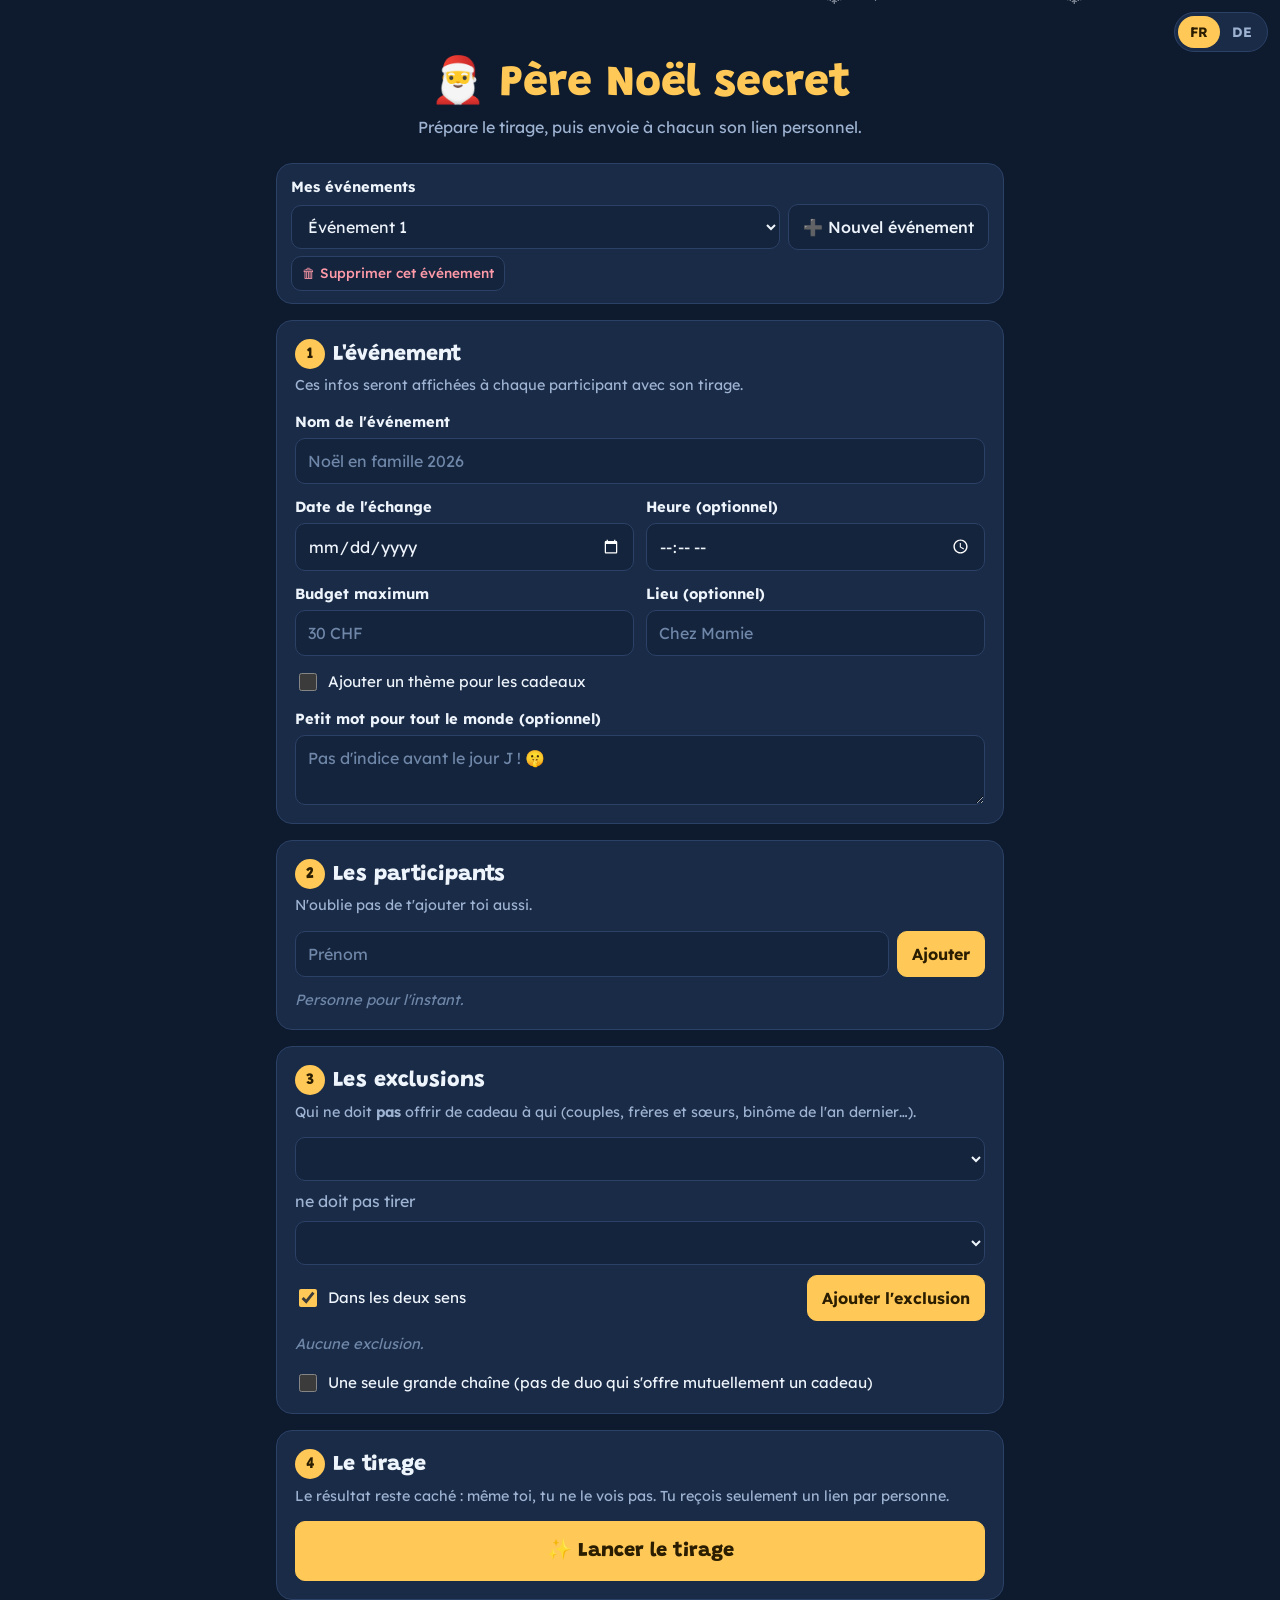
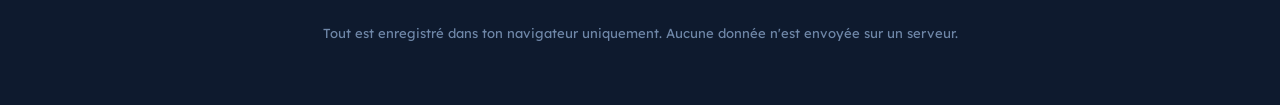
<file: pere-noel-secret/index.html>
<!doctype html>
<html lang="fr">
<head>
<meta charset="utf-8">
<meta name="viewport" content="width=device-width,initial-scale=1,viewport-fit=cover">
<title>Père Noël secret</title>
<link rel="preconnect" href="https://fonts.googleapis.com">
<link rel="stylesheet" href="https://fonts.googleapis.com/css2?family=Grandstander:wght@600;800&family=Lexend:wght@400;500;700&display=swap">
<style>
:root{
  --night:#0e1a2e; --night-2:#15243d; --panel:#1a2b47; --line:#2b4166;
  --snow:#eef4fb; --frost:#9db3d1; --lamp:#ffc857; --lamp-soft:#ffe3a3;
  --red:#d9405a; --pine:#1f5a45; --pine-2:#2c7a5c; --ice:#bfe3ff;
  --display:"Grandstander","Comic Sans MS",system-ui,sans-serif;
  --body:"Lexend",system-ui,-apple-system,"Segoe UI",sans-serif;
  color-scheme:dark;
}
*{box-sizing:border-box}
[hidden]{display:none!important}
html,body{margin:0;min-height:100%}
body{background:var(--night);color:var(--snow);font-family:var(--body);font-size:16px;line-height:1.5;overflow-x:hidden}
button,input,select,textarea{font:inherit;color:inherit}
button{cursor:pointer}
:focus-visible{outline:3px solid var(--lamp);outline-offset:2px}

/* neige */
#snow{position:fixed;inset:0;pointer-events:none;z-index:0;overflow:hidden}
.flake{position:absolute;top:-20px;color:var(--snow);opacity:.5;animation:fall linear infinite;user-select:none}
@keyframes fall{to{transform:translateY(110vh) translateX(30px)}}
@media (prefers-reduced-motion:reduce){.flake{animation:none;display:none}}

.wrap{position:relative;z-index:1;max-width:760px;margin:0 auto;padding:max(20px,env(safe-area-inset-top)) 16px 48px}
header{text-align:center;margin:12px 0 24px}
h1{font-family:var(--display);font-weight:800;color:var(--lamp);font-size:clamp(2rem,6vw,2.8rem);margin:0;line-height:1.1;text-wrap:balance}
.sub{color:var(--frost);margin:6px 0 0}
h2{font-family:var(--display);font-weight:800;font-size:1.35rem;margin:0 0 4px;color:var(--snow)}
h2 .n{display:inline-grid;place-items:center;width:30px;height:30px;border-radius:50%;background:var(--lamp);color:#2a1d00;font-size:1rem;margin-right:8px;vertical-align:2px}
.card{background:var(--panel);border:1px solid var(--line);border-radius:16px;padding:18px;margin-bottom:16px}
.hint{color:var(--frost);font-size:.9rem;margin:0 0 14px}
.grid2{display:grid;grid-template-columns:1fr 1fr;gap:12px}
@media (max-width:560px){.grid2{grid-template-columns:1fr}}
.field{display:grid;gap:5px}
.field label,.lbl{font-weight:700;font-size:.92rem}
input[type=text],input[type=date],input[type=time],select,textarea{background:var(--night-2);border:1px solid var(--line);border-radius:10px;padding:10px 12px;width:100%}
textarea{min-height:70px;resize:vertical}
input::placeholder,textarea::placeholder{color:#6f87a8}
.row{display:flex;gap:8px;align-items:center;flex-wrap:wrap}
.row>input[type=text]{flex:1;min-width:160px}
.btn{background:var(--night-2);border:1px solid var(--line);border-radius:10px;padding:10px 14px;font-weight:500;white-space:nowrap}
.btn:hover{border-color:var(--frost)}
.btn.primary{background:var(--lamp);color:#2a1d00;border-color:var(--lamp);font-weight:700}
.btn.primary:hover{background:var(--lamp-soft)}
.btn.big{font-family:var(--display);font-weight:800;font-size:1.25rem;padding:14px 20px;width:100%}
.btn.small{padding:6px 10px;font-size:.85rem}
.btn.danger{color:#ff9aa9}
.btn:disabled{opacity:.45;cursor:not-allowed}
.check{display:flex;gap:8px;align-items:center;cursor:pointer;font-size:.95rem}
.check input{width:18px;height:18px;accent-color:var(--lamp)}
.chips{display:flex;flex-wrap:wrap;gap:8px;margin-top:12px}
.chip{display:inline-flex;align-items:center;gap:6px;background:var(--night-2);border:1px solid var(--line);border-radius:999px;padding:6px 6px 6px 14px}
.chip button{background:none;border:0;color:var(--frost);width:26px;height:26px;border-radius:50%;line-height:1;font-size:1.1rem}
.chip button:hover{background:var(--line);color:var(--snow)}
.chip .arrow{color:var(--red);font-weight:700}
.empty{color:#6f87a8;font-style:italic;font-size:.92rem}
.msg{border-radius:10px;padding:10px 14px;margin-top:12px;font-size:.95rem}
.msg.err{background:#3a1726;border:1px solid var(--red);color:#ffc2cc}
.msg.ok{background:#12352b;border:1px solid var(--pine-2);color:#b9f0d8}
.msg.warn{background:#3a2e12;border:1px solid var(--lamp);color:var(--lamp-soft)}
.links{display:grid;gap:10px;margin-top:6px}
.linkrow{display:flex;align-items:center;gap:8px;flex-wrap:wrap;background:var(--night-2);border:1px solid var(--line);border-radius:12px;padding:10px 12px}
.linkrow .who{flex:1;min-width:120px;font-weight:700}
.linkrow .who small{display:block;font-weight:400;color:var(--frost);font-size:.8rem}
.linkrow.done{border-color:var(--pine-2)}
details summary{cursor:pointer;color:var(--frost);font-size:.9rem}
.foot{text-align:center;color:#6f87a8;font-size:.82rem;margin-top:24px}
#toast{position:fixed;left:50%;bottom:calc(20px + env(safe-area-inset-bottom));transform:translateX(-50%);background:var(--lamp);color:#2a1d00;font-weight:700;border-radius:999px;padding:10px 20px;z-index:50;max-width:calc(100% - 32px);text-align:center}

/* vue participant */
.reveal{text-align:center;padding-top:4vh}
.reveal .hello{font-family:var(--display);font-size:clamp(1.6rem,5vw,2.2rem);font-weight:800;margin:0}
.gift{width:min(220px,60vw);margin:56px auto 10px;cursor:pointer;display:block;background:none;border:0;padding:0}
.gift svg{width:100%;height:auto;overflow:visible}
.gift .lid{transition:transform .7s cubic-bezier(.3,1.6,.5,1);transform-origin:50% 100%;transform-box:fill-box}
.gift:hover .lid{transform:translateY(-6px) rotate(-3deg)}
.gift.open .lid{transform:translate(-14px,-38px) rotate(-16deg)}
.gift.wiggle{animation:wig .5s ease-in-out infinite alternate}
@keyframes wig{from{transform:rotate(-3deg)}to{transform:rotate(3deg)}}
.namebox{opacity:0;transform:scale(.6);transition:all .6s cubic-bezier(.3,1.5,.5,1) .35s}
.namebox.show{opacity:1;transform:none}
.namebox .eyebrow{color:var(--frost);text-transform:uppercase;letter-spacing:.1em;font-size:.82rem}
.namebox .target{font-family:var(--display);font-weight:800;color:var(--lamp);font-size:clamp(2.6rem,11vw,4.4rem);line-height:1.05;margin:6px 0 4px;text-shadow:0 0 30px rgba(255,200,87,.45);word-break:break-word}
.infos{display:grid;gap:10px;text-align:left;margin-top:26px}
.info{display:flex;gap:12px;align-items:flex-start;background:var(--panel);border:1px solid var(--line);border-radius:14px;padding:12px 14px}
.info .ico{font-size:1.4rem;line-height:1.2;flex:none}
.info b{display:block;font-size:.8rem;color:var(--frost);font-weight:500;text-transform:uppercase;letter-spacing:.06em}
.countdown{display:flex;justify-content:center;gap:10px;margin-top:18px}
.cd{background:var(--panel);border:1px solid var(--line);border-radius:12px;padding:8px 12px;min-width:68px}
.cd span{display:block;font-family:var(--display);font-weight:800;font-size:1.7rem;color:var(--lamp);font-variant-numeric:tabular-nums;line-height:1.1}
.cd small{color:var(--frost);font-size:.75rem}
.confirm{max-width:420px;margin:24px auto 0}
.confirm p{margin:0 0 14px}
.lang{position:fixed;top:calc(12px + env(safe-area-inset-top));right:max(12px,env(safe-area-inset-right));z-index:45;display:flex;background:var(--panel);border:1px solid var(--line);border-radius:999px;padding:3px}
.lang button{background:none;border:0;border-radius:999px;padding:6px 12px;font-weight:700;font-size:.85rem;color:var(--frost)}
.lang button[aria-pressed="true"]{background:var(--lamp);color:#2a1d00}
header{padding-top:28px}
.evbar{padding:12px 14px;display:grid;gap:6px}
</style>
</head>
<body>
<div id="snow" aria-hidden="true"></div>

<div class="lang" role="group" aria-label="Langue / Sprache">
  <button type="button" data-lang="fr" aria-pressed="true">FR</button>
  <button type="button" data-lang="de" aria-pressed="false">DE</button>
</div>

<!-- ============ VUE ORGANISATEUR ============ -->
<div class="wrap" id="orga" hidden>
  <header>
    <h1 data-i18n="title"></h1>
    <p class="sub" data-i18n="subtitle"></p>
  </header>

  <div class="card evbar">
    <label for="evSelect" class="lbl" data-i18n="events"></label>
    <div class="row">
      <select id="evSelect" style="flex:1;min-width:160px"></select>
      <button class="btn" id="evNew" type="button" data-i18n="newEvent"></button>
    </div>
    <div><button class="btn small danger" id="resetBtn" type="button" data-i18n="reset"></button></div>
  </div>

  <div id="fileWarn" class="msg warn" data-i18n="fileWarn" hidden></div>

  <section class="card">
    <h2><span class="n">1</span><span data-i18n="s1"></span></h2>
    <p class="hint" data-i18n="s1hint"></p>
    <div class="grid2">
      <div class="field" style="grid-column:1/-1"><label for="evTitle" data-i18n="evTitle"></label>
        <input type="text" id="evTitle" data-i18n-ph="evTitlePh"></div>
      <div class="field"><label for="evDate" data-i18n="evDate"></label><input type="date" id="evDate"></div>
      <div class="field"><label for="evTime" data-i18n="evTime"></label><input type="time" id="evTime"></div>
      <div class="field"><label for="evBudget" data-i18n="evBudget"></label><input type="text" id="evBudget" data-i18n-ph="evBudgetPh"></div>
      <div class="field"><label for="evPlace" data-i18n="evPlace"></label><input type="text" id="evPlace" data-i18n-ph="evPlacePh"></div>
    </div>
    <div style="margin-top:14px">
      <label class="check"><input type="checkbox" id="evThemeOn"> <span data-i18n="themeOn"></span></label>
      <div class="field" id="themeField" style="margin-top:8px" hidden>
        <input type="text" id="evTheme" data-i18n-aria="themeAria" data-i18n-ph="themePh">
      </div>
    </div>
    <div class="field" style="margin-top:14px"><label for="evMsg" data-i18n="evMsg"></label>
      <textarea id="evMsg" data-i18n-ph="evMsgPh"></textarea></div>
  </section>

  <section class="card">
    <h2><span class="n">2</span><span data-i18n="s2"></span></h2>
    <p class="hint" data-i18n="s2hint"></p>
    <form class="row" id="addPerson">
      <input type="text" id="personName" autocomplete="off" data-i18n-ph="namePh" data-i18n-aria="namePh">
      <button class="btn primary" type="submit" data-i18n="add"></button>
    </form>
    <div class="chips" id="people"></div>
    <div id="peopleMsg"></div>
  </section>

  <section class="card">
    <h2><span class="n">3</span><span data-i18n="s3"></span></h2>
    <p class="hint" data-i18n="s3hint"></p>
    <div class="row">
      <select id="exA" data-i18n-aria="exA"></select>
      <span style="color:var(--frost)" data-i18n="mustNot"></span>
      <select id="exB" data-i18n-aria="exB"></select>
    </div>
    <div class="row" style="margin-top:10px;justify-content:space-between">
      <label class="check"><input type="checkbox" id="exMutual" checked> <span data-i18n="mutual"></span></label>
      <button class="btn primary" id="addExcl" type="button" data-i18n="addExcl"></button>
    </div>
    <div class="chips" id="excls"></div>
    <div style="margin-top:16px">
      <label class="check"><input type="checkbox" id="optLoop"> <span data-i18n="loop"></span></label>
    </div>
  </section>

  <section class="card">
    <h2><span class="n">4</span><span data-i18n="s4"></span></h2>
    <p class="hint" data-i18n="s4hint"></p>
    <button class="btn big primary" id="drawBtn" type="button" data-i18n="draw"></button>
    <div id="drawMsg"></div>
  </section>

  <section class="card" id="secLinks" hidden>
    <h2><span class="n">5</span><span data-i18n="s5"></span></h2>
    <p class="hint" data-i18n="s5hint"></p>
    <div class="links" id="links"></div>
    <div class="row" style="margin-top:16px">
      <button class="btn small" id="redrawBtn" type="button" data-i18n="redraw"></button>
    </div>
    <details style="margin-top:14px">
      <summary data-i18n="lostQ"></summary>
      <p class="hint" style="margin-top:8px" data-i18n="lostA"></p>
    </details>
  </section>

  <p class="foot" data-i18n="foot"></p>
</div>

<!-- ============ VUE PARTICIPANT ============ -->
<div class="wrap reveal" id="guest" hidden>
  <div id="gMain">
    <p class="sub" id="gEvent"></p>
    <p class="hello"><span data-i18n="hello"></span> <span class="gName"></span><span data-i18n="bang"></span> 🎅</p>

    <div class="confirm" id="gConfirm">
      <p><span data-i18n="reserved"></span> <b class="gName"></b>. <span data-i18n="notYou"></span></p>
      <button class="btn big primary" id="gYes" type="button" data-i18n="itsMe"></button>
    </div>

    <div id="gStage" hidden>
      <button class="gift wiggle" id="gift" type="button" data-i18n-aria="openGift">
        <svg viewBox="0 0 200 190" aria-hidden="true">
          <rect x="22" y="78" width="156" height="108" rx="8" fill="#d9405a"/>
          <rect x="22" y="78" width="156" height="108" rx="8" fill="url(#shade)"/>
          <rect x="89" y="78" width="22" height="108" fill="#ffc857"/>
          <g class="lid">
            <rect x="12" y="52" width="176" height="32" rx="7" fill="#e85570"/>
            <rect x="89" y="52" width="22" height="32" fill="#ffd77a"/>
            <path d="M100 52 C 70 10, 40 30, 62 48 Z" fill="#ffc857"/>
            <path d="M100 52 C 130 10, 160 30, 138 48 Z" fill="#ffc857"/>
            <circle cx="100" cy="50" r="9" fill="#ffd77a"/>
          </g>
          <defs><linearGradient id="shade" x1="0" x2="1"><stop offset="0" stop-color="#000" stop-opacity="0"/><stop offset="1" stop-color="#000" stop-opacity=".22"/></linearGradient></defs>
        </svg>
      </button>
      <p class="sub" id="tapHint" data-i18n="tap"></p>

      <div class="namebox" id="namebox">
        <div class="eyebrow" data-i18n="youAre"></div>
        <div class="target" id="gTarget"></div>
        <p class="sub" data-i18n="secret"></p>
        <div class="countdown" id="countdown" hidden></div>
        <div class="infos" id="gInfos"></div>
        <button class="btn small" id="hideBtn" type="button" style="margin-top:18px" data-i18n="hide"></button>
      </div>
    </div>
  </div>

  <div id="gError" hidden>
    <p class="hello">Oups ! ❄️</p>
    <p class="sub" data-i18n="broken"></p>
  </div>
</div>

<div id="toast" role="status" hidden></div>

<script>
(() => {
'use strict';
const $ = id => document.getElementById(id);
const KEY = 'pereNoelSecret.v1', LKEY = 'pereNoelSecret.lang';

/* ---------- textes FR / DE ---------- */
const I18N = {
fr:{
  title:'🎅 Père Noël secret', subtitle:'Prépare le tirage, puis envoie à chacun son lien personnel.',
  fileWarn:'Cette page est ouverte depuis ton ordinateur : les liens ne marcheront que pour toi. Mets la page en ligne (GitHub Pages par exemple) avant de lancer le tirage.',
  s1:'L\'événement', s1hint:'Ces infos seront affichées à chaque participant avec son tirage.',
  evTitle:'Nom de l\'événement', evTitlePh:'Noël en famille 2026', evDate:'Date de l\'échange', evTime:'Heure (optionnel)',
  evBudget:'Budget maximum', evBudgetPh:'30 CHF', evPlace:'Lieu (optionnel)', evPlacePh:'Chez Mamie',
  themeOn:'Ajouter un thème pour les cadeaux', themeAria:'Thème', themePh:'Fait maison, un livre, quelque chose de rouge…',
  evMsg:'Petit mot pour tout le monde (optionnel)', evMsgPh:'Pas d\'indice avant le jour J ! 🤫',
  s2:'Les participants', s2hint:'N\'oublie pas de t\'ajouter toi aussi.', namePh:'Prénom', add:'Ajouter',
  nobody:'Personne pour l\'instant.', remove:'Retirer', dup:n=>`${n} existe déjà. Ajoute une initiale pour les distinguer (ex. « Marie L. »).`,
  s3:'Les exclusions', s3hint:'Qui ne doit <b>pas</b> offrir de cadeau à qui (couples, frères et sœurs, binôme de l\'an dernier…).',
  exA:'Personne', exB:'Personne exclue', mustNot:'ne doit pas tirer', mutual:'Dans les deux sens', addExcl:'Ajouter l\'exclusion',
  noExcl:'Aucune exclusion.', del:'Supprimer', samePerson:'Choisis deux personnes différentes',
  loop:'Une seule grande chaîne (pas de duo qui s\'offre mutuellement un cadeau)',
  s4:'Le tirage', s4hint:'Le résultat reste caché : même toi, tu ne le vois pas. Tu reçois seulement un lien par personne.',
  draw:'✨ Lancer le tirage', ok:'✓ Tirage fait ! Toutes les exclusions sont respectées et personne ne s\'est tiré lui-même.',
  changed:'Les participants ou les exclusions ont changé : relance le tirage. Les anciens liens ne sont plus valables.',
  infoChanged:'Infos modifiées : les liens ont été mis à jour (même tirage). Renvoie les nouveaux liens pour que tout le monde voie les bonnes infos.',
  min3:'Il faut au moins 3 participants.', stuck:n=>`${n} ne peut tirer personne avec ces exclusions.`,
  unreach:n=>`Personne ne peut tirer ${n} avec ces exclusions.`,
  impossible:'Impossible de faire un tirage avec ces exclusions. Essaie d\'enlever une exclusion.',
  impossibleLoop:'Impossible de faire une seule chaîne avec ces exclusions. Essaie de décocher « une seule grande chaîne » ou d\'enlever une exclusion.',
  s5:'Envoyer les liens', s5hint:'Envoie à chaque personne <b>son</b> lien. Pour garder la surprise, n\'ouvre que le tien.',
  sent:'✓ Lien copié ou envoyé', notSent:'Pas encore envoyé', copy:'📋 Copier', mail:'E-mail', share:'Partager…',
  copied:n=>`Lien de ${n} copié`,
  shareText:(n,t,u)=>`🎅 ${n}, voici ton lien pour le père Noël secret${t?' « '+t+' »':''} ! Ouvre-le quand tu es seul·e : ${u}`,
  mailSubject:'Ton père Noël secret 🎅',
  redraw:'🔄 Refaire le tirage', reset:'🗑 Supprimer cet événement',
  events:'Mes événements', newEvent:'➕ Nouvel événement', untitled:n=>`Événement ${n}`,
  confirmRedraw:'Refaire le tirage ? Les liens déjà envoyés ne seront plus valables.',
  confirmReset:n=>`Supprimer « ${n} » (participants, exclusions, tirage) ? Les liens déjà envoyés continueront de marcher, mais tu ne pourras plus les renvoyer d'ici.`,
  lostQ:'Quelqu\'un a perdu son lien ?',
  lostA:'Pas de souci : reviens sur cette page depuis le même appareil et renvoie-lui son lien, il est mémorisé ici. Si tu changes les participants ou les exclusions, il faut refaire le tirage et renvoyer tous les liens.',
  foot:'Tout est enregistré dans ton navigateur uniquement. Aucune donnée n\'est envoyée sur un serveur.',
  pageTitle:'Père Noël secret',
  hello:'Ho ho ho,', bang:'\u00a0!', reserved:'Ce lien est réservé à', notYou:'Si ce n\'est pas toi, ferme vite la page !',
  itsMe:'C\'est bien moi : ouvrir mon cadeau', openGift:'Ouvrir le cadeau', tap:'Touche le cadeau pour l\'ouvrir',
  youAre:'Tu es le père Noël secret de…', secret:'Chut, c\'est un secret ! 🤫', hide:'🙈 Cacher le nom',
  broken:'Ce lien semble abîmé. Demande à l\'organisateur de te le renvoyer.',
  dayJ:'Le jour J', at:'à', place:'Lieu', budget:'Budget maximum', theme:'Thème des cadeaux', note:'Le mot de l\'organisateur',
  today:'C\'est aujourd\'hui ! 🎁', d:['jour','jours'], h:['heure','heures'], m:['minute','minutes'], locale:'fr-CH'
},
de:{
  title:'🎅 Wichteln', subtitle:'Bereite die Auslosung vor und schicke dann allen ihren persönlichen Link.',
  fileWarn:'Diese Seite ist lokal auf deinem Computer geöffnet: Die Links funktionieren nur bei dir. Stelle die Seite zuerst online (z. B. auf GitHub Pages), bevor du auslost.',
  s1:'Der Anlass', s1hint:'Diese Infos sehen alle zusammen mit ihrer Auslosung.',
  evTitle:'Name des Anlasses', evTitlePh:'Familienweihnacht 2026', evDate:'Datum der Bescherung', evTime:'Uhrzeit (optional)',
  evBudget:'Maximales Budget', evBudgetPh:'30 CHF', evPlace:'Ort (optional)', evPlacePh:'Bei Oma',
  themeOn:'Ein Thema für die Geschenke festlegen', themeAria:'Thema', themePh:'Selbstgemacht, ein Buch, etwas Rotes…',
  evMsg:'Kurze Nachricht an alle (optional)', evMsgPh:'Keine Hinweise vor dem grossen Tag! 🤫',
  s2:'Die Teilnehmenden', s2hint:'Vergiss nicht, dich selbst auch einzutragen.', namePh:'Vorname', add:'Hinzufügen',
  nobody:'Noch niemand.', remove:'Entfernen', dup:n=>`${n} gibt es schon. Füge eine Initiale hinzu (z. B. «Marie L.»).`,
  s3:'Die Ausschlüsse', s3hint:'Wer wem <b>kein</b> Geschenk machen soll (Paare, Geschwister, Paar vom letzten Jahr…).',
  exA:'Person', exB:'Ausgeschlossene Person', mustNot:'darf nicht ziehen:', mutual:'In beide Richtungen', addExcl:'Ausschluss hinzufügen',
  noExcl:'Keine Ausschlüsse.', del:'Löschen', samePerson:'Wähle zwei verschiedene Personen',
  loop:'Eine einzige grosse Kette (keine zwei Personen beschenken sich gegenseitig)',
  s4:'Die Auslosung', s4hint:'Das Ergebnis bleibt geheim, auch für dich. Du bekommst nur einen Link pro Person.',
  draw:'✨ Auslosung starten', ok:'✓ Ausgelost! Alle Ausschlüsse werden eingehalten und niemand hat sich selbst gezogen.',
  changed:'Teilnehmende oder Ausschlüsse wurden geändert: Bitte neu auslosen. Die alten Links sind nicht mehr gültig.',
  infoChanged:'Infos geändert: Die Links wurden aktualisiert (gleiche Auslosung). Schicke die neuen Links, damit alle die richtigen Infos sehen.',
  min3:'Es braucht mindestens 3 Teilnehmende.', stuck:n=>`${n} kann mit diesen Ausschlüssen niemanden ziehen.`,
  unreach:n=>`Niemand kann mit diesen Ausschlüssen ${n} ziehen.`,
  impossible:'Mit diesen Ausschlüssen ist keine Auslosung möglich. Entferne einen Ausschluss.',
  impossibleLoop:'Mit diesen Ausschlüssen ist keine einzige Kette möglich. Deaktiviere «eine einzige grosse Kette» oder entferne einen Ausschluss.',
  s5:'Links verschicken', s5hint:'Schicke jeder Person <b>ihren</b> Link. Damit die Überraschung bleibt, öffne nur deinen eigenen.',
  sent:'✓ Link kopiert oder verschickt', notSent:'Noch nicht verschickt', copy:'📋 Kopieren', mail:'E-Mail', share:'Teilen…',
  copied:n=>`Link für ${n} kopiert`,
  shareText:(n,t,u)=>`🎅 ${n}, hier ist dein Wichtel-Link${t?' für «'+t+'»':''}! Öffne ihn, wenn du allein bist: ${u}`,
  mailSubject:'Dein Wichtel-Link 🎅',
  redraw:'🔄 Neu auslosen', reset:'🗑 Diesen Anlass löschen',
  events:'Meine Anlässe', newEvent:'➕ Neuer Anlass', untitled:n=>`Anlass ${n}`,
  confirmRedraw:'Neu auslosen? Bereits verschickte Links sind dann nicht mehr gültig.',
  confirmReset:n=>`«${n}» löschen (Teilnehmende, Ausschlüsse, Auslosung)? Bereits verschickte Links funktionieren weiter, aber du kannst sie hier nicht mehr erneut verschicken.`,
  lostQ:'Hat jemand seinen Link verloren?',
  lostA:'Kein Problem: Öffne diese Seite auf demselben Gerät und schicke den Link nochmals, er ist hier gespeichert. Wenn du Teilnehmende oder Ausschlüsse änderst, musst du neu auslosen und alle Links nochmals verschicken.',
  foot:'Alles wird nur in deinem Browser gespeichert. Es werden keine Daten an einen Server geschickt.',
  pageTitle:'Wichteln',
  hello:'Ho ho ho,', bang:'!', reserved:'Dieser Link ist nur für', notYou:'Wenn du das nicht bist, schliess die Seite schnell!',
  itsMe:'Ja, das bin ich: Geschenk öffnen', openGift:'Geschenk öffnen', tap:'Tippe auf das Geschenk, um es zu öffnen',
  youAre:'Du bist der Wichtel von…', secret:'Psst, das ist geheim! 🤫', hide:'🙈 Namen verstecken',
  broken:'Dieser Link scheint beschädigt zu sein. Bitte die organisierende Person, ihn dir nochmals zu schicken.',
  dayJ:'Der grosse Tag', at:'um', place:'Ort', budget:'Maximales Budget', theme:'Thema der Geschenke', note:'Nachricht der Organisation',
  today:'Heute ist es so weit! 🎁', d:['Tag','Tage'], h:['Stunde','Stunden'], m:['Minute','Minuten'], locale:'de-CH'
}};
let lang = 'fr';
const T = k => I18N[lang][k];
function getSavedLang(){ try{ return localStorage.getItem(LKEY); }catch(e){ return null; } }
function applyStatic(){
  document.documentElement.lang = lang;
  document.querySelectorAll('[data-i18n]').forEach(el=>el.innerHTML=T(el.dataset.i18n));
  document.querySelectorAll('[data-i18n-ph]').forEach(el=>el.placeholder=T(el.dataset.i18nPh));
  document.querySelectorAll('[data-i18n-aria]').forEach(el=>el.setAttribute('aria-label',T(el.dataset.i18nAria)));
  document.querySelectorAll('.lang button').forEach(b=>b.setAttribute('aria-pressed',b.dataset.lang===lang));
}
let onLang = ()=>{};
document.querySelectorAll('.lang button').forEach(b=>b.onclick=()=>{
  lang=b.dataset.lang; try{ localStorage.setItem(LKEY,lang); }catch(e){}
  applyStatic(); onLang();
});

/* ---------- neige ---------- */
(function snow(){
  const s = $('snow'); const n = innerWidth < 600 ? 22 : 40;
  for (let i=0;i<n;i++){
    const f = document.createElement('span'); f.className='flake'; f.textContent = Math.random()<.5?'❄':'•';
    f.style.left = Math.random()*100+'vw';
    f.style.fontSize = (8+Math.random()*14)+'px';
    f.style.animationDuration = (8+Math.random()*12)+'s';
    f.style.animationDelay = (-Math.random()*20)+'s';
    s.appendChild(f);
  }
})();

function toast(t){ const el=$('toast'); el.textContent=t; el.hidden=false; clearTimeout(toast._t); toast._t=setTimeout(()=>el.hidden=true,2200); }
function esc(s){ return String(s).replace(/[&<>"']/g,c=>({'&':'&amp;','<':'&lt;','>':'&gt;','"':'&quot;',"'":'&#39;'}[c])); }

/* ---------- codage des liens (brouillé pour que le nom ne soit pas lisible dans l'URL) ---------- */
function toB64u(bytes){ let s=''; bytes.forEach(b=>s+=String.fromCharCode(b)); return btoa(s).replace(/\+/g,'-').replace(/\//g,'_').replace(/=+$/,''); }
function fromB64u(str){ str=str.replace(/-/g,'+').replace(/_/g,'/'); while(str.length%4) str+='='; const s=atob(str); return Uint8Array.from(s,c=>c.charCodeAt(0)); }
function keystream(seed,len){
  let x = seed[0]|(seed[1]<<8)|(seed[2]<<16)|(seed[3]<<24) || 0x9e3779b9; const out=new Uint8Array(len);
  for(let i=0;i<len;i++){ x^=x<<13; x^=x>>>17; x^=x<<5; out[i]=x&255; }
  return out;
}
function encode(obj){
  const data = new TextEncoder().encode(JSON.stringify(obj));
  const seed = crypto.getRandomValues(new Uint8Array(4));
  const ks = keystream(seed,data.length);
  const out = new Uint8Array(4+data.length); out.set(seed);
  data.forEach((b,i)=>out[4+i]=b^ks[i]);
  return toB64u(out);
}
function decode(str){
  const all = fromB64u(str); const seed=all.slice(0,4), data=all.slice(4);
  const ks = keystream(seed,data.length);
  return JSON.parse(new TextDecoder().decode(data.map((b,i)=>b^ks[i])));
}

/* ---------- état ---------- */
const KEY2 = 'pereNoelSecret.v2';
const blank = () => ({ ev:{title:'',date:'',time:'',budget:'',place:'',themeOn:false,theme:'',msg:''}, people:[], excl:[], loop:false, links:null, sent:{} });
let store = null;   // { current:id, order:[id…], events:{id:state} }
let state = blank();
const newId = () => 'e'+Date.now().toString(36)+Math.random().toString(36).slice(2,6);
let drawMsgKey = null; // message de statut du tirage (traduit à la volée)
function load(){
  try{ store=JSON.parse(localStorage.getItem(KEY2)); }catch(e){ store=null; }
  if(!store||!store.events||!store.order||!store.order.length){
    // première visite après la mise à jour : on reprend l'ancien tirage (v1) comme premier événement.
    // L'ancienne sauvegarde n'est pas effacée, elle reste comme copie de secours.
    const id=newId(); let old=null;
    try{ old=JSON.parse(localStorage.getItem(KEY)); }catch(e){}
    store={current:id, order:[id], events:{[id]:Object.assign(blank(),old||{})}};
    try{ localStorage.setItem(KEY2,JSON.stringify(store)); }catch(e){}
  }
  if(!store.events[store.current]) store.current=store.order[0];
  state=Object.assign(blank(),store.events[store.current]);
}
function save(){ store.events[store.current]=state; try{ localStorage.setItem(KEY2,JSON.stringify(store)); }catch(e){} }
function evName(id,i){ const e=store.events[id]; return (e.ev&&e.ev.title.trim())||T('untitled')(i+1); }
function renderEvSelect(){
  $('evSelect').innerHTML=store.order.map((id,i)=>`<option value="${id}">${esc(evName(id,i))}${store.events[id].links?' ✓':''}</option>`).join('');
  $('evSelect').value=store.current;
}
function switchEvent(id){
  save(); store.current=id; state=Object.assign(blank(),store.events[id]); save();
  drawMsgKey=null; $('peopleMsg').innerHTML='';
  fillForm(); renderEvSelect(); renderPeople(); renderDrawMsg(); renderLinks();
  scrollTo({top:0,behavior:'smooth'});
}

/* ---------- tirage ---------- */
function shuffle(a){ a=a.slice(); for(let i=a.length-1;i>0;i--){ const j=Math.floor(Math.random()*(i+1)); [a[i],a[j]]=[a[j],a[i]]; } return a; }
function allowed(g,r){ return g!==r && !state.excl.some(e=>e[0]===g && e[1]===r); }

function drawFree(people){
  const givers = shuffle(people); const used=new Set(); const res={}; let steps=0;
  givers.sort((a,b)=>people.filter(r=>allowed(a,r)).length - people.filter(r=>allowed(b,r)).length);
  function go(i){
    if(++steps>200000) return false;
    if(i===givers.length) return true;
    const g=givers[i];
    for(const r of shuffle(people)){
      if(used.has(r)||!allowed(g,r)) continue;
      used.add(r); res[g]=r;
      if(go(i+1)) return true;
      used.delete(r); delete res[g];
    }
    return false;
  }
  return go(0)?res:null;
}
function drawLoop(people){
  const start = people[Math.floor(Math.random()*people.length)];
  const path=[start], used=new Set([start]); let steps=0;
  function go(){
    if(++steps>200000) return false;
    const last=path[path.length-1];
    if(path.length===people.length) return allowed(last,start);
    for(const r of shuffle(people)){
      if(used.has(r)||!allowed(last,r)) continue;
      used.add(r); path.push(r);
      if(go()) return true;
      path.pop(); used.delete(r);
    }
    return false;
  }
  if(!go()) return null;
  const res={}; path.forEach((p,i)=>res[p]=path[(i+1)%path.length]); return res;
}
function verify(res,people){
  const rec=new Set(Object.values(res));
  return people.every(p=>res[p] && allowed(p,res[p])) && rec.size===people.length;
}

/* ---------- rendu organisateur ---------- */
function setDrawMsg(cls,key,arg){ drawMsgKey = key?{cls,key,arg}:null; renderDrawMsg(); }
function renderDrawMsg(){
  const x=drawMsgKey; if(!x){ $('drawMsg').innerHTML=''; return; }
  const v=T(x.key); $('drawMsg').innerHTML=`<div class="msg ${x.cls}">${typeof v==='function'?esc(v(x.arg)):v}</div>`;
}
function renderPeople(){
  const box=$('people');
  box.innerHTML = state.people.length ? state.people.map((p,i)=>`<span class="chip">${esc(p)}<button type="button" data-del="${i}" aria-label="${T('remove')} ${esc(p)}">×</button></span>`).join('')
    : `<span class="empty">${T('nobody')}</span>`;
  const opts = state.people.map(p=>`<option>${esc(p)}</option>`).join('');
  const a=$('exA').value, b=$('exB').value;
  $('exA').innerHTML=opts; $('exB').innerHTML=opts;
  if(state.people.includes(a)) $('exA').value=a;
  if(state.people.includes(b)) $('exB').value=b; else if(state.people[1]) $('exB').value=state.people[1];
  renderExcl();
}
function renderExcl(){
  const shown=[], seen=new Set();
  state.excl.forEach(([a,b])=>{
    const k=a+'\u0000'+b; if(seen.has(k)) return;
    const mutual = state.excl.some(e=>e[0]===b&&e[1]===a);
    seen.add(k); if(mutual) seen.add(b+'\u0000'+a);
    shown.push({a,b,mutual});
  });
  $('excls').innerHTML = shown.length ? shown.map((x,i)=>`<span class="chip">${esc(x.a)} <span class="arrow">${x.mutual?'⇎':'⇏'}</span> ${esc(x.b)}<button type="button" data-ex="${i}" aria-label="${T('del')}">×</button></span>`).join('')
    : `<span class="empty">${T('noExcl')}</span>`;
  $('excls').querySelectorAll('[data-ex]').forEach(btn=>btn.onclick=()=>{
    const x=shown[+btn.dataset.ex];
    state.excl=state.excl.filter(e=>!((e[0]===x.a&&e[1]===x.b)||(x.mutual&&e[0]===x.b&&e[1]===x.a)));
    invalidate(); save(); renderExcl();
  });
}
function renderLinks(){
  if(store) renderEvSelect();
  const sec=$('secLinks');
  if(!state.links){ sec.hidden=true; $('drawBtn').hidden=false; return; }
  sec.hidden=false; $('drawBtn').hidden=true;
  if(!drawMsgKey) setDrawMsg('ok','ok');
  const base = location.href.split('#')[0];
  $('links').innerHTML = state.people.map(p=>{
    const sent = state.sent[p];
    return `<div class="linkrow${sent?' done':''}" data-p="${esc(p)}">
      <div class="who">${esc(p)}<small>${sent?T('sent'):T('notSent')}</small></div>
      <button class="btn small primary" data-act="copy">${T('copy')}</button>
      <button class="btn small" data-act="wa">WhatsApp</button>
      <button class="btn small" data-act="mail">${T('mail')}</button>
      ${navigator.share?`<button class="btn small" data-act="share">${T('share')}</button>`:''}
    </div>`;
  }).join('');
  $('links').querySelectorAll('.linkrow').forEach(row=>{
    const p=row.dataset.p, url=base+'#c='+state.links[p];
    row.querySelectorAll('button').forEach(b=>b.onclick=async()=>{
      const text=T('shareText')(p,state.ev.title,url);
      const act=b.dataset.act;
      if(act==='copy'){ await copy(url); toast(T('copied')(p)); }
      if(act==='wa') open('https://wa.me/?text='+encodeURIComponent(text),'_blank');
      if(act==='mail') location.href='mailto:?subject='+encodeURIComponent(T('mailSubject'))+'&body='+encodeURIComponent(text);
      if(act==='share'){ try{ await navigator.share({title:T('pageTitle'),text}); }catch(e){ return; } }
      state.sent[p]=true; save(); renderLinks();
    });
  });
}
async function copy(t){
  try{ await navigator.clipboard.writeText(t); }
  catch(e){ const ta=document.createElement('textarea'); ta.value=t; document.body.appendChild(ta); ta.select(); document.execCommand('copy'); ta.remove(); }
}
function invalidate(){
  if(state.links){ state.links=null; state.sent={}; setDrawMsg('warn','changed'); renderLinks(); }
}

const FIELDS={evTitle:'title',evDate:'date',evTime:'time',evBudget:'budget',evPlace:'place',evTheme:'theme',evMsg:'msg'};
function fillForm(){
  for(const [id,k] of Object.entries(FIELDS)) $(id).value=state.ev[k]||'';
  $('evThemeOn').checked=!!state.ev.themeOn; $('themeField').hidden=!state.ev.themeOn;
  $('optLoop').checked=!!state.loop;
}
function bindEvent(){
  for(const [id,k] of Object.entries(FIELDS)){
    $(id).addEventListener('input',()=>{ state.ev[k]=$(id).value; if(state.links) needResend(); save(); if(k==='title') renderEvSelect(); });
  }
  $('evThemeOn').onchange=()=>{ state.ev.themeOn=$('evThemeOn').checked; $('themeField').hidden=!state.ev.themeOn; if(state.links) needResend(); save(); };
  $('optLoop').onchange=()=>{ state.loop=$('optLoop').checked; invalidate(); save(); };
  $('evSelect').onchange=()=>switchEvent($('evSelect').value);
  $('evNew').onclick=()=>{ const id=newId(); store.events[id]=blank(); store.order.push(id); switchEvent(id); $('evTitle').focus(); };
  fillForm();
}
// infos (ou langue) modifiées après tirage : on régénère les liens avec les mêmes paires
function needResend(){
  if(!state.links) return;
  const pairs={}; for(const p of state.people) pairs[p]=decode(state.links[p]).r;
  makeLinks(pairs); state.sent={};
  setDrawMsg('warn','infoChanged');
  clearTimeout(needResend._t); needResend._t=setTimeout(renderLinks,400);
}
function evPayload(){ const e=state.ev; return {t:e.title,d:e.date,h:e.time,b:e.budget,l:e.place,th:e.themeOn?e.theme:'',m:e.msg,lg:lang}; }
function makeLinks(pairs){
  const ev=evPayload(); state.links={};
  for(const p of state.people) state.links[p]=encode(Object.assign({g:p,r:pairs[p]},ev));
}

function initOrga(){
  lang = getSavedLang() || ((navigator.language||'').startsWith('de')?'de':'fr');
  $('orga').hidden=false; applyStatic(); document.title=T('pageTitle');
  if(location.protocol==='file:') $('fileWarn').hidden=false;
  bindEvent(); renderEvSelect(); renderPeople(); renderLinks();
  onLang = ()=>{
    document.title=T('pageTitle'); renderEvSelect(); renderPeople(); renderDrawMsg();
    // les liens embarquent la langue par défaut des participants : on les met à jour sans changer le tirage
    if(state.links){ const pairs={}; for(const p of state.people) pairs[p]=decode(state.links[p]).r; makeLinks(pairs); save(); }
    renderLinks();
  };

  $('addPerson').onsubmit=e=>{
    e.preventDefault();
    const names=$('personName').value.split(/[,;\n]/).map(s=>s.trim()).filter(Boolean);
    let dup=[];
    for(const n of names){
      if(state.people.some(p=>p.toLowerCase()===n.toLowerCase())) dup.push(n); else state.people.push(n);
    }
    $('peopleMsg').innerHTML = dup.length?`<div class="msg err">${esc(T('dup')(dup.join(', ')))}</div>`:'';
    $('personName').value=''; $('personName').focus();
    invalidate(); save(); renderPeople();
  };
  $('people').onclick=e=>{
    const b=e.target.closest('[data-del]'); if(!b) return;
    const name=state.people[+b.dataset.del];
    state.people.splice(+b.dataset.del,1);
    state.excl=state.excl.filter(x=>x[0]!==name&&x[1]!==name);
    invalidate(); save(); renderPeople();
  };
  $('addExcl').onclick=()=>{
    const a=$('exA').value, b=$('exB').value;
    if(!a||!b) return;
    if(a===b){ toast(T('samePerson')); return; }
    const add=(x,y)=>{ if(!state.excl.some(e=>e[0]===x&&e[1]===y)) state.excl.push([x,y]); };
    add(a,b); if($('exMutual').checked) add(b,a);
    invalidate(); save(); renderExcl();
  };
  $('drawBtn').onclick=doDraw;
  $('redrawBtn').onclick=()=>{ if(confirm(T('confirmRedraw'))){ state.links=null; state.sent={}; doDraw(); } };
  $('resetBtn').onclick=()=>{
    const i=store.order.indexOf(store.current);
    if(!confirm(T('confirmReset')(evName(store.current,i)))) return;
    delete store.events[store.current]; store.order.splice(i,1);
    if(!store.order.length){ const id=newId(); store.events[id]=blank(); store.order.push(id); }
    store.current=store.order[Math.max(0,i-1)];
    state=Object.assign(blank(),store.events[store.current]); save();
    drawMsgKey=null; fillForm(); renderEvSelect(); renderPeople(); renderDrawMsg(); renderLinks();
  };
}
function doDraw(){
  const people=state.people;
  if(people.length<3){ setDrawMsg('err','min3'); return; }
  const stuck=people.filter(g=>!people.some(r=>allowed(g,r)));
  if(stuck.length){ setDrawMsg('err','stuck',stuck.join(', ')); return; }
  const unreach=people.filter(r=>!people.some(g=>allowed(g,r)));
  if(unreach.length){ setDrawMsg('err','unreach',unreach.join(', ')); return; }
  const res = state.loop?drawLoop(people):drawFree(people);
  if(!res||!verify(res,people)){ setDrawMsg('err',state.loop?'impossibleLoop':'impossible'); return; }
  makeLinks(res); state.sent={}; save(); setDrawMsg('ok','ok'); renderLinks();
  $('secLinks').scrollIntoView({behavior:'smooth',block:'start'});
}

/* ---------- vue participant ---------- */
function initGuest(code){
  $('guest').hidden=false;
  let d; try{ d=decode(code); if(!d.g||!d.r) throw 0; }catch(e){ d=null; }
  // langue : choix du participant s'il en a fait un, sinon celle de l'organisateur
  lang = getSavedLang() || (d&&d.lg) || 'fr';
  applyStatic();
  if(!d){ $('gMain').hidden=true; $('gError').hidden=false; return; }
  document.querySelectorAll('.gName').forEach(el=>el.textContent=d.g);
  $('gTarget').textContent=d.r;

  function renderInfos(){
    document.title='🎅 '+d.g+' – '+T('pageTitle');
    $('gEvent').textContent=d.t||T('pageTitle');
    const infos=[];
    if(d.d){
      const dt=new Date(d.d+'T'+(d.h||'00:00'));
      const txt=dt.toLocaleDateString(T('locale'),{weekday:'long',day:'numeric',month:'long',year:'numeric'})+(d.h?' '+T('at')+' '+(lang==='fr'?d.h.replace(':','h'):d.h):'');
      infos.push(['📅',T('dayJ'),txt]);
    }
    if(d.l) infos.push(['📍',T('place'),d.l]);
    if(d.b) infos.push(['💰',T('budget'),d.b]);
    if(d.th) infos.push(['🎨',T('theme'),d.th]);
    if(d.m) infos.push(['💌',T('note'),d.m]);
    $('gInfos').innerHTML=infos.map(([i,t,v])=>`<div class="info"><span class="ico">${i}</span><div><b>${esc(t)}</b>${esc(v).replace(/\n/g,'<br>')}</div></div>`).join('');
    tick();
  }
  const target = d.d ? new Date(d.d+'T'+(d.h||'00:00')).getTime() : null, cd=$('countdown');
  function tick(){
    if(!target) return;
    const ms=target-Date.now(), pl=(n,k)=>T(k)[n>1?1:0];
    if(ms<=0){ cd.innerHTML=`<div class="cd" style="min-width:auto"><span>${T('today')}</span></div>`; cd.hidden=false; return; }
    const dd=Math.floor(ms/864e5), hh=Math.floor(ms%864e5/36e5), mm=Math.floor(ms%36e5/6e4);
    cd.innerHTML=`<div class="cd"><span>${dd}</span><small>${pl(dd,'d')}</small></div><div class="cd"><span>${hh}</span><small>${pl(hh,'h')}</small></div><div class="cd"><span>${mm}</span><small>${pl(mm,'m')}</small></div>`;
    cd.hidden=false;
  }
  renderInfos(); if(target) setInterval(tick,30000);
  onLang = renderInfos;

  $('gYes').onclick=()=>{ $('gConfirm').hidden=true; $('gStage').hidden=false; };
  const gift=$('gift');
  gift.onclick=()=>{
    if(gift.classList.contains('open')) return;
    gift.classList.remove('wiggle'); gift.classList.add('open'); $('tapHint').hidden=true;
    $('namebox').classList.add('show'); confetti();
  };
  $('hideBtn').onclick=()=>{
    gift.classList.remove('open'); gift.classList.add('wiggle'); $('namebox').classList.remove('show'); $('tapHint').hidden=false;
  };
}
function confetti(){
  if(matchMedia('(prefers-reduced-motion:reduce)').matches) return;
  const colors=['#ffc857','#d9405a','#2c7a5c','#bfe3ff','#eef4fb'];
  const r=$('gift').getBoundingClientRect(), cx=r.left+r.width/2, cy=r.top+r.height/3;
  for(let i=0;i<60;i++){
    const p=document.createElement('span');
    Object.assign(p.style,{position:'fixed',left:cx+'px',top:cy+'px',width:'8px',height:'12px',background:colors[i%5],borderRadius:'2px',zIndex:40,pointerEvents:'none'});
    document.body.appendChild(p);
    const a=Math.random()*Math.PI*2, v=120+Math.random()*220;
    p.animate([{transform:'translate(0,0) rotate(0)',opacity:1},{transform:`translate(${Math.cos(a)*v}px,${Math.sin(a)*v-120+Math.random()*300}px) rotate(${Math.random()*720}deg)`,opacity:0}],{duration:1400+Math.random()*800,easing:'cubic-bezier(.2,.7,.4,1)'}).onfinish=()=>p.remove();
  }
}

/* ---------- démarrage ---------- */
const m=location.hash.match(/^#c=([\w-]+)/);
if(m) initGuest(m[1]); else { load(); initOrga(); }
addEventListener('hashchange',()=>location.reload());
})();
</script>
</body>
</html>
</file>
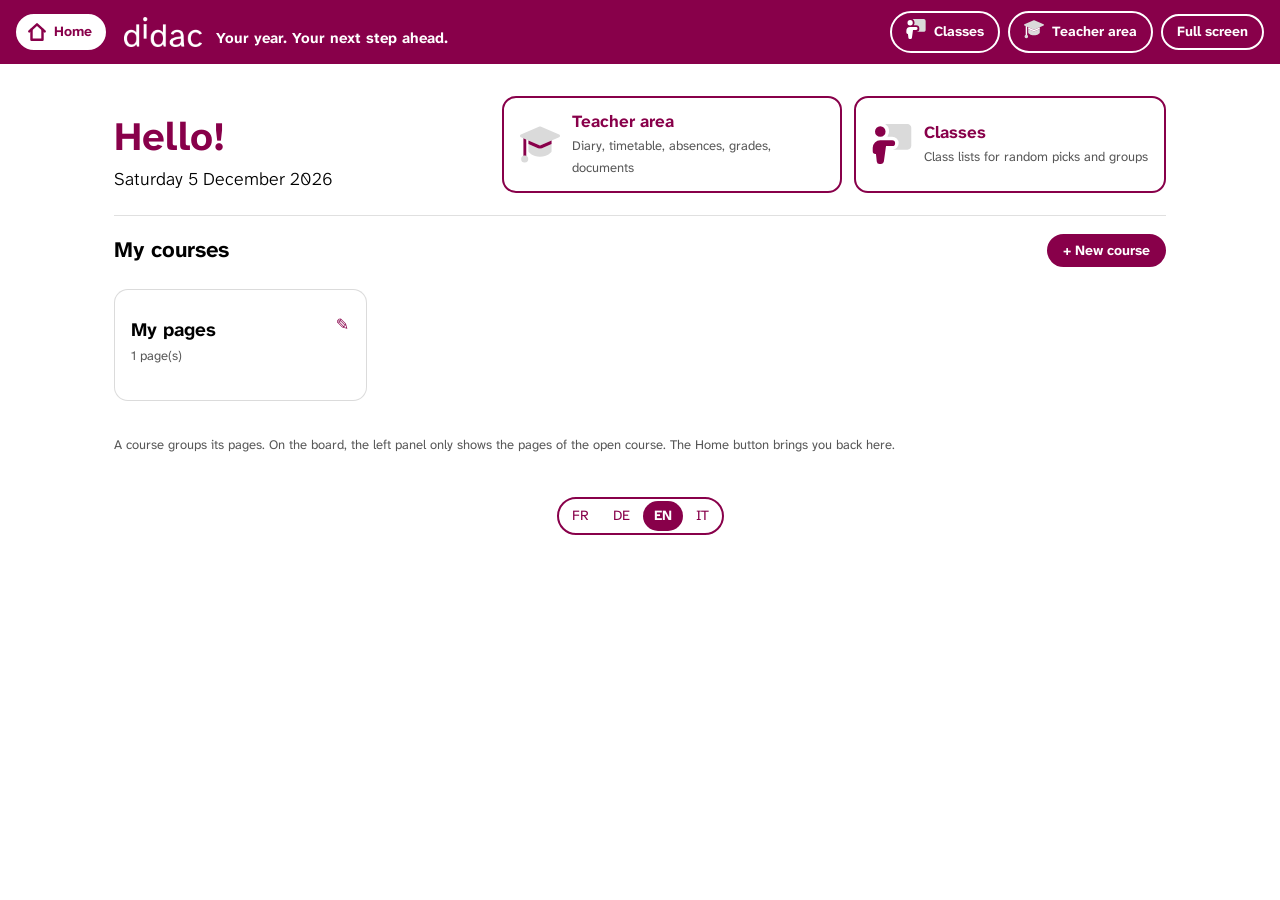
<file: tableau-classe/index.html>
<!doctype html>
<html lang="fr">
<head>
<meta charset="utf-8">
<meta name="viewport" content="width=device-width, initial-scale=1">
<title>Tableau de classe Didac</title>
<meta name="robots" content="noindex">
<link rel="icon" href="assets/favicon.png">
<link rel="stylesheet" href="fonts/fonts.css">
<link rel="stylesheet" href="app.css?v=1.12.1">
</head>
<body>
<header class="top">
  <button type="button" class="side-tog home-tog" id="btnHome"></button>
  <button type="button" class="side-tog" id="btnSide" aria-controls="side"></button>
  <div class="brand"><img src="assets/logo-blanc.png" alt="didac"><span class="claim" data-t="claim"></span></div>
  <div class="top-actions">
    <button type="button" class="top-btn" id="btnClasses"></button>
    <button type="button" class="top-btn" id="btnProf"></button>
    <button type="button" class="top-btn" id="btnFull"></button>
  </div>
</header>

<aside class="side" id="side">
  <div class="side-head"><select class="inp side-course" id="sideCourse"></select><button type="button" class="side-x" id="sideHide"></button></div>
  <b class="side-t" id="sideTitle"></b>
  <div class="side-acts"><button type="button" class="btn btn--s" data-act="addPage" id="sideAdd"></button><button type="button" class="btn btn--ghost btn--s" data-act="catalog" id="sideCat"></button></div>
  <input class="inp side-q" id="sideQ" type="search">
  <nav class="side-list" id="tabs"></nav>
  <div class="side-foot">
    <div class="seg-top seg-side" role="group" aria-label="Langue / Sprache / Language / Lingua">
      <button type="button" data-lang="fr">FR</button>
      <button type="button" data-lang="de">DE</button>
      <button type="button" data-lang="en">EN</button>
      <button type="button" data-lang="it">IT</button>
    </div>
  </div>
</aside>

<section class="home" id="home" hidden></section>

<main class="board" id="board">
  <div class="empty" id="empty"><div class="empty-card"><h2 data-t="emptyTitle"></h2><p data-t="emptyText"></p><button class="btn" id="emptyTpl" data-t="fromTemplate"></button></div></div>
</main>

<footer class="dock" id="dock" aria-label="Outils"></footer>

<dialog class="dlg" id="dlg"><div class="dlg-body" id="dlgBody"></div></dialog>
<iframe id="printFrame" title="print" style="position:absolute;width:0;height:0;border:0;left:-9999px"></iframe>

<script src="icones.js?v=1.12.1"></script>
<script src="i18n.js?v=1.12.1"></script>
<script>window.DIDAC_V = '1.12.1';
/* charge la langue EN / IT avant le premier affichage */
try { var dl = (JSON.parse(localStorage.getItem('didac-tableau-v1') || 'null') || {}).lang || (navigator.language || '').slice(0, 2).toLowerCase();
  if (dl === 'en' || dl === 'it') document.write('<script src="i18n-' + dl + '.js?v=' + window.DIDAC_V + '"><\/script>'); } catch (e) {}</script>
<script src="app.js?v=1.12.1"></script>
<script src="prof.js?v=1.12.1"></script>
</body>
</html>
</file>
<file: tableau-classe/fonts/fonts.css>
/* Atkinson Hyperlegible Next — SIL Open Font License 1.1, auto-hébergée (aucun appel à Google) */
/* latin-ext */
@font-face {
  font-family: 'Atkinson Hyperlegible Next';
  font-style: italic;
  font-weight: 300;
  font-display: swap;
  src: url(atkinson-next-300i-latin-ext.woff2) format('woff2');
  unicode-range: U+0100-02BA, U+02BD-02C5, U+02C7-02CC, U+02CE-02D7, U+02DD-02FF, U+0304, U+0308, U+0329, U+1D00-1DBF, U+1E00-1E9F, U+1EF2-1EFF, U+2020, U+20A0-20AB, U+20AD-20C4, U+2113, U+2C60-2C7F, U+A720-A7FF;
}
/* latin */
@font-face {
  font-family: 'Atkinson Hyperlegible Next';
  font-style: italic;
  font-weight: 300;
  font-display: swap;
  src: url(atkinson-next-300i-latin.woff2) format('woff2');
  unicode-range: U+0000-00FF, U+0131, U+0152-0153, U+02BB-02BC, U+02C6, U+02DA, U+02DC, U+0304, U+0308, U+0329, U+2000-206F, U+20AC, U+2122, U+2191, U+2193, U+2212, U+2215, U+FEFF, U+FFFD;
}
/* latin-ext */
@font-face {
  font-family: 'Atkinson Hyperlegible Next';
  font-style: normal;
  font-weight: 300;
  font-display: swap;
  src: url(atkinson-next-400-latin-ext.woff2) format('woff2');
  unicode-range: U+0100-02BA, U+02BD-02C5, U+02C7-02CC, U+02CE-02D7, U+02DD-02FF, U+0304, U+0308, U+0329, U+1D00-1DBF, U+1E00-1E9F, U+1EF2-1EFF, U+2020, U+20A0-20AB, U+20AD-20C4, U+2113, U+2C60-2C7F, U+A720-A7FF;
}
/* latin */
@font-face {
  font-family: 'Atkinson Hyperlegible Next';
  font-style: normal;
  font-weight: 300;
  font-display: swap;
  src: url(atkinson-next-400-latin.woff2) format('woff2');
  unicode-range: U+0000-00FF, U+0131, U+0152-0153, U+02BB-02BC, U+02C6, U+02DA, U+02DC, U+0304, U+0308, U+0329, U+2000-206F, U+20AC, U+2122, U+2191, U+2193, U+2212, U+2215, U+FEFF, U+FFFD;
}
/* latin-ext */
@font-face {
  font-family: 'Atkinson Hyperlegible Next';
  font-style: normal;
  font-weight: 400;
  font-display: swap;
  src: url(atkinson-next-400-latin-ext.woff2) format('woff2');
  unicode-range: U+0100-02BA, U+02BD-02C5, U+02C7-02CC, U+02CE-02D7, U+02DD-02FF, U+0304, U+0308, U+0329, U+1D00-1DBF, U+1E00-1E9F, U+1EF2-1EFF, U+2020, U+20A0-20AB, U+20AD-20C4, U+2113, U+2C60-2C7F, U+A720-A7FF;
}
/* latin */
@font-face {
  font-family: 'Atkinson Hyperlegible Next';
  font-style: normal;
  font-weight: 400;
  font-display: swap;
  src: url(atkinson-next-400-latin.woff2) format('woff2');
  unicode-range: U+0000-00FF, U+0131, U+0152-0153, U+02BB-02BC, U+02C6, U+02DA, U+02DC, U+0304, U+0308, U+0329, U+2000-206F, U+20AC, U+2122, U+2191, U+2193, U+2212, U+2215, U+FEFF, U+FFFD;
}
/* latin-ext */
@font-face {
  font-family: 'Atkinson Hyperlegible Next';
  font-style: normal;
  font-weight: 700;
  font-display: swap;
  src: url(atkinson-next-400-latin-ext.woff2) format('woff2');
  unicode-range: U+0100-02BA, U+02BD-02C5, U+02C7-02CC, U+02CE-02D7, U+02DD-02FF, U+0304, U+0308, U+0329, U+1D00-1DBF, U+1E00-1E9F, U+1EF2-1EFF, U+2020, U+20A0-20AB, U+20AD-20C4, U+2113, U+2C60-2C7F, U+A720-A7FF;
}
/* latin */
@font-face {
  font-family: 'Atkinson Hyperlegible Next';
  font-style: normal;
  font-weight: 700;
  font-display: swap;
  src: url(atkinson-next-400-latin.woff2) format('woff2');
  unicode-range: U+0000-00FF, U+0131, U+0152-0153, U+02BB-02BC, U+02C6, U+02DA, U+02DC, U+0304, U+0308, U+0329, U+2000-206F, U+20AC, U+2122, U+2191, U+2193, U+2212, U+2215, U+FEFF, U+FFFD;
}
</file>
<file: tableau-classe/app.css>
/* =====================================================================
   DIDAC · TABLEAU DE CLASSE  (v1 · novembre 2026)
   Charte : didac_Visual_Identity_DE.pdf
   Bandeau Didac Rot (logo blanc + claim) → tableau (pages, widgets)
   → barre d'outils blanche en bas.
   Couleurs secondaires : surfaces uniquement, toujours avec texte noir.
   ===================================================================== */
:root {
  color-scheme: light;
  --d-rot: #88004A; --d-rot-h: #6d003b;
  --d-noir: #000; --d-blanc: #fff;
  --d-gris1: #DADADA; --d-gris2: #B2B2B2; --d-gris3: #878787; --d-gris4: #575757;
  --d-gelb: #F5C300; --d-orange: #F07D00; --d-blau: #29B8D8; --d-gruen: #8CC63F; --d-pink: #E8507A;
  --d-font: "Atkinson Hyperlegible Next", Verdana, "DejaVu Sans", sans-serif;
  --d-radius: 14px; --d-radius-s: 8px;
  --head-h: 64px; --dock-h: 84px;
}
* { box-sizing: border-box; }
html, body { height: 100%; margin: 0; }
body {
  background: var(--d-blanc); color: var(--d-noir);
  font-family: var(--d-font); font-weight: 300; font-size: 16px; line-height: 1.4;
  display: grid; grid-template-rows: var(--head-h) 1fr var(--dock-h); overflow: hidden;
}
[hidden] { display: none !important; }
button, input, select, textarea { font: inherit; color: inherit; }
:focus-visible { outline: 3px solid var(--d-noir); outline-offset: 2px; border-radius: 4px; }
.sr { position: absolute; width: 1px; height: 1px; overflow: hidden; clip: rect(0 0 0 0); white-space: nowrap; }

/* ---------- Bandeau ---------- */
.top { background: var(--d-rot); color: var(--d-blanc); display: flex; align-items: center; gap: 18px; padding: 0 16px; min-width: 0; }
.brand { display: flex; align-items: flex-end; gap: 14px; flex: none; }
.brand img { height: 30px; width: auto; display: block; }
.claim { font-weight: 700; font-size: 15px; line-height: 1; padding-bottom: 1px; white-space: nowrap; }
@media (max-width: 1100px) { .claim { display: none; } }
.tabs { display: flex; gap: 6px; align-items: center; overflow-x: auto; min-width: 0; flex: 1; scrollbar-width: thin; padding: 4px 2px; }
.tab { appearance: none; border: 2px solid rgba(255,255,255,0); background: transparent; color: var(--d-blanc); font-weight: 400; font-size: 15px; padding: 6px 14px; border-radius: 999px; cursor: pointer; white-space: nowrap; }
.tab:hover { border-color: var(--d-blanc); }
.tab[aria-selected="true"] { background: var(--d-blanc); color: var(--d-rot); font-weight: 700; }
.tab--add { border-color: var(--d-blanc); font-weight: 700; padding: 6px 12px; }
.top-actions { display: flex; gap: 8px; align-items: center; flex: none; }
.seg-top { display: inline-flex; border: 2px solid var(--d-blanc); border-radius: 999px; padding: 2px; gap: 2px; }
.seg-top button { appearance: none; border: 0; background: transparent; color: var(--d-blanc); font-weight: 400; font-size: 14px; padding: 5px 11px; border-radius: 999px; cursor: pointer; }
.seg-top button[aria-pressed="true"] { background: var(--d-blanc); color: var(--d-rot); font-weight: 700; }
.top-btn { appearance: none; border: 2px solid var(--d-blanc); background: transparent; color: var(--d-blanc); font-weight: 700; font-size: 14px; padding: 6px 14px; border-radius: 999px; cursor: pointer; display: inline-flex; align-items: center; gap: 8px; white-space: nowrap; }
.top-btn:hover, .top-btn[aria-pressed="true"] { background: var(--d-blanc); color: var(--d-rot); }
.top-btn svg { width: 20px; height: 20px; }
.top-btn .ico-on-white { display: none; }
.top-btn:hover .ico-on-rot, .top-btn[aria-pressed="true"] .ico-on-rot { display: none; }
.top-btn:hover .ico-on-white, .top-btn[aria-pressed="true"] .ico-on-white { display: block; }
@media (max-width: 760px) { .top-btn .lbl { display: none; } }

/* ---------- Tableau ---------- */
.board { position: relative; overflow: hidden; overflow: clip; background: var(--d-blanc); }
.board[data-bg="gris1"] { background: var(--d-gris1); }
.board[data-bg="rot"] { background: var(--d-rot); }
.board[data-bg="gelb"] { background: var(--d-gelb); }
.board[data-bg="orange"] { background: var(--d-orange); }
.board[data-bg="blau"] { background: var(--d-blau); }
.board[data-bg="gruen"] { background: var(--d-gruen); }
.board[data-bg="pink"] { background: var(--d-pink); }
.empty { position: absolute; inset: 0; display: grid; place-items: center; text-align: center; pointer-events: none; padding: 24px; }
.empty-card { background: var(--d-blanc); border-radius: var(--d-radius); padding: 24px 28px; max-width: 520px; box-shadow: 0 6px 24px rgba(0,0,0,.12); }
.empty-card h2 { margin: 0 0 6px; color: var(--d-rot); font-weight: 700; font-size: 26px; }
.empty-card p { margin: 0; }

/* ---------- Widget ---------- */
.w { position: absolute; background: var(--d-blanc); border-radius: var(--d-radius); box-shadow: 0 6px 24px rgba(0,0,0,.18), 0 0 0 1px rgba(0,0,0,.06); display: grid; grid-template-rows: auto 1fr; min-width: 180px; min-height: 120px; overflow: hidden; }
.w-head { display: flex; align-items: center; gap: 8px; padding: 6px 6px 6px 12px; cursor: grab; user-select: none; touch-action: none; border-bottom: 1px solid var(--d-gris1); }
.w-head:active { cursor: grabbing; }
.w-title { font-weight: 400; font-size: 12px; letter-spacing: .08em; text-transform: uppercase; color: var(--d-gris4); flex: 1; min-width: 0; overflow: hidden; text-overflow: ellipsis; white-space: nowrap; }
.w-x { appearance: none; border: 0; background: transparent; width: 30px; height: 30px; border-radius: 50%; cursor: pointer; font-size: 18px; line-height: 1; color: var(--d-noir); font-weight: 700; }
.w-x:hover { background: var(--d-gris1); }
.w-body { position: relative; container-type: size; overflow: hidden; display: flex; flex-direction: column; min-height: 0; }
.w-resize { position: absolute; right: 0; bottom: 0; width: 22px; height: 22px; cursor: nwse-resize; touch-action: none; z-index: 2;
  background: linear-gradient(135deg, transparent 50%, var(--d-gris2) 50%, var(--d-gris2) 58%, transparent 58%, transparent 70%, var(--d-gris2) 70%, var(--d-gris2) 78%, transparent 78%); }

/* Éléments communs aux widgets */
.ctl { display: flex; flex-wrap: wrap; gap: 6px; align-items: center; justify-content: center; padding: 8px 10px; }
.btn { appearance: none; border: 2px solid var(--d-rot); background: var(--d-rot); color: var(--d-blanc); font-weight: 700; font-size: 14px; padding: 7px 14px; border-radius: 999px; cursor: pointer; display: inline-flex; align-items: center; justify-content: center; gap: 6px; line-height: 1.1; white-space: nowrap; }
.btn:hover { background: var(--d-rot-h); border-color: var(--d-rot-h); }
.btn--ghost { background: var(--d-blanc); color: var(--d-rot); }
.btn--ghost:hover { background: var(--d-gris1); border-color: var(--d-rot); }
.btn--s { padding: 4px 10px; font-size: 13px; }
.btn--black { background: var(--d-noir); border-color: var(--d-noir); }
.btn--black:hover { background: var(--d-gris4); border-color: var(--d-gris4); }
.btn[disabled] { background: var(--d-gris1); border-color: var(--d-gris1); color: var(--d-gris4); cursor: not-allowed; }
.inp { border: 2px solid var(--d-gris2); border-radius: var(--d-radius-s); padding: 6px 10px; background: var(--d-blanc); min-width: 0; }
.inp:focus { border-color: var(--d-rot); outline: none; }
select.inp { padding-right: 6px; }
.lbl-s { font-size: 13px; font-weight: 400; color: var(--d-gris4); }
.chk { display: inline-flex; gap: 6px; align-items: center; font-size: 13px; font-weight: 400; cursor: pointer; }
.chk input { accent-color: var(--d-rot); width: 16px; height: 16px; }
.big { flex: 1; display: grid; place-items: center; text-align: center; min-height: 0; padding: 4px 10px; }
.digits { font-weight: 700; font-variant-numeric: tabular-nums; line-height: 1; letter-spacing: .01em; }
.hint { font-size: 13px; color: var(--d-gris4); text-align: center; padding: 0 10px 8px; }

/* Horloge */
.clock-time { font-size: clamp(28px, 30cqmin, 220px); }
.clock-date { font-weight: 400; font-size: clamp(13px, 8cqmin, 44px); margin-top: .35em; }

/* Minuteur */
.timer-disp { font-size: clamp(28px, 34cqmin, 260px); color: var(--d-noir); cursor: pointer; border-radius: 10px; padding: 0 .1em; }
.timer-disp:hover { background: var(--d-gris1); }
.timer-bar { height: 10px; background: var(--d-gris1); margin: 0 12px; border-radius: 999px; overflow: hidden; flex: none; }
.timer-bar i { display: block; height: 100%; background: var(--d-rot); width: 100%; transition: width .25s linear; }
.w.is-done .w-body { background: var(--d-gelb); }
.w.is-done .timer-bar { background: var(--d-blanc); }
.done-msg { font-weight: 700; font-size: clamp(14px, 9cqmin, 48px); }
.timer-edit { display: flex; gap: 6px; align-items: center; font-size: 20px; }
.timer-edit input { width: 4.2em; text-align: center; font-size: 22px; font-weight: 700; }

/* Chronomètre */
.sw-disp { font-size: clamp(26px, 24cqmin, 200px); }
.sw-laps { list-style: none; margin: 0; padding: 0 12px 8px; max-height: 34cqh; overflow: auto; font-variant-numeric: tabular-nums; font-size: 14px; display: grid; gap: 2px; }
.sw-laps li { display: flex; justify-content: space-between; border-bottom: 1px solid var(--d-gris1); padding: 2px 0; }

/* Nom au hasard */
.rn-name { font-weight: 700; font-size: clamp(22px, 18cqmin, 160px); color: var(--d-rot); line-height: 1.05; overflow-wrap: anywhere; }
.rn-name.is-spin { color: var(--d-noir); }
.rn-count { font-size: 13px; color: var(--d-gris4); }
.chips { display: flex; flex-wrap: wrap; gap: 6px; padding: 8px 10px; overflow: auto; align-content: flex-start; }
.chip { appearance: none; border: 2px solid var(--d-noir); background: var(--d-gruen); color: var(--d-noir); border-radius: 999px; padding: 3px 10px; font-size: 14px; font-weight: 400; cursor: pointer; }
.chip[aria-pressed="false"] { background: var(--d-blanc); border-color: var(--d-gris2); text-decoration: line-through; color: var(--d-gris4); }
.chip[aria-pressed="false"]::after { content: " ✕"; }
.panel-sub { flex: 1; min-height: 0; display: flex; flex-direction: column; overflow: auto; }

/* Groupes */
.grp-grid { flex: 1; min-height: 0; overflow: auto; display: grid; grid-template-columns: repeat(auto-fill, minmax(max(140px, 22cqw), 1fr)); gap: 8px; padding: 8px 10px; align-content: start; }
.grp { border-radius: var(--d-radius-s); padding: 8px 10px; color: var(--d-noir); }
.grp h4 { margin: 0 0 4px; font-weight: 700; font-size: clamp(14px, 4.5cqmin, 26px); }
.grp ul { margin: 0; padding: 0; list-style: none; font-weight: 400; font-size: clamp(14px, 4cqmin, 24px); }
.grp:nth-child(6n+1) { background: var(--d-gelb); }
.grp:nth-child(6n+2) { background: var(--d-blau); }
.grp:nth-child(6n+3) { background: var(--d-gruen); }
.grp:nth-child(6n+4) { background: var(--d-orange); }
.grp:nth-child(6n+5) { background: var(--d-pink); }
.grp:nth-child(6n+6) { background: var(--d-gris1); }

/* Dé */
.dice-row { display: flex; flex-wrap: wrap; gap: 4cqmin; justify-content: center; align-items: center; }
.die { width: clamp(44px, 30cqmin, 180px); aspect-ratio: 1; background: var(--d-blanc); border: 3px solid var(--d-noir); border-radius: 18%; display: grid; grid-template: repeat(3, 1fr) / repeat(3, 1fr); padding: 12%; gap: 4%; }
.die i { border-radius: 50%; background: var(--d-rot); align-self: center; justify-self: center; width: 78%; aspect-ratio: 1; }
.die.is-roll { animation: roll .5s ease; }
@keyframes roll { 0% { transform: rotate(0) scale(1); } 50% { transform: rotate(160deg) scale(.85); } 100% { transform: rotate(360deg) scale(1); } }
.dice-sum { font-weight: 700; font-size: clamp(14px, 7cqmin, 40px); margin-top: .3em; }

/* Compte à rebours */
.cd-title { font-weight: 700; color: var(--d-rot); font-size: clamp(16px, 9cqmin, 64px); margin-bottom: .2em; line-height: 1.1; }
.cd-units { display: flex; gap: 3cqmin; justify-content: center; }
.cd-unit { display: grid; justify-items: center; }
.cd-unit b { font-weight: 700; font-variant-numeric: tabular-nums; font-size: clamp(22px, 18cqmin, 150px); line-height: 1; }
.cd-unit span { font-size: clamp(11px, 4.5cqmin, 26px); font-weight: 400; color: var(--d-gris4); }
.cd-form { display: grid; gap: 8px; padding: 12px; width: 100%; max-width: 420px; text-align: left; }

/* Texte */
.tx-tools { display: flex; flex-wrap: wrap; gap: 4px; padding: 6px 8px; border-bottom: 1px solid var(--d-gris1); align-items: center; }
.tx-tools .sp { flex: 1; }
.tb { appearance: none; border: 2px solid transparent; background: var(--d-blanc); border-radius: 8px; min-width: 32px; height: 32px; cursor: pointer; font-size: 15px; padding: 0 6px; color: var(--d-noir); }
.tb:hover { border-color: var(--d-gris2); }
.tb[aria-pressed="true"] { background: var(--d-gris1); }
.tx-area { flex: 1; overflow: auto; padding: 12px 16px; outline: none; font-weight: 300; line-height: 1.35; }
.tx-area:empty::before { content: attr(data-ph); color: var(--d-gris4); }
.tx-area b, .tx-area strong { font-weight: 700; }
.tx-area .hl { background: var(--d-gelb); }

/* Calculatrice */
.calc { flex: 1; display: grid; grid-template-rows: auto 1fr; gap: 8px; padding: 10px; min-height: 0; }
.calc-screen { background: var(--d-gris1); border-radius: var(--d-radius-s); padding: 6px 12px; text-align: right; min-width: 0; }
.calc-expr { font-size: clamp(13px, 5cqmin, 28px); color: var(--d-gris4); font-weight: 400; min-height: 1.3em; overflow-wrap: anywhere; }
.calc-res { font-size: clamp(22px, 11cqmin, 72px); font-weight: 700; font-variant-numeric: tabular-nums; overflow-wrap: anywhere; line-height: 1.1; }
.calc-keys { display: grid; grid-template-columns: repeat(4, 1fr); grid-auto-rows: 1fr; gap: 6px; min-height: 0; }
.ck { appearance: none; border: 0; border-radius: 10px; background: var(--d-gris1); color: var(--d-noir); font-weight: 400; font-size: clamp(15px, 6cqmin, 34px); cursor: pointer; min-height: 0; }
.ck:hover { background: var(--d-gris2); }
.ck--op { background: var(--d-blanc); border: 2px solid var(--d-rot); color: var(--d-rot); font-weight: 700; }
.ck--eq { background: var(--d-rot); color: var(--d-blanc); font-weight: 700; }
.ck--eq:hover { background: var(--d-rot-h); }

/* Dessin */
.dr-tools { display: flex; flex-wrap: wrap; gap: 6px; padding: 6px 8px; align-items: center; border-bottom: 1px solid var(--d-gris1); }
.sw { width: 28px; height: 28px; border-radius: 50%; border: 2px solid var(--d-gris2); cursor: pointer; padding: 0; }
.sw[aria-pressed="true"] { outline: 3px solid var(--d-noir); outline-offset: 2px; }
.dr-canvas { flex: 1; min-height: 0; position: relative; touch-action: none; background: var(--d-blanc); }
.dr-canvas canvas { position: absolute; inset: 0; width: 100%; height: 100%; cursor: crosshair; }

/* ---------- Barre d'outils (dock) ---------- */
.dock { background: var(--d-blanc); border-top: 1px solid var(--d-gris1); display: flex; align-items: center; gap: 4px; padding: 6px 12px; overflow-x: auto; }
.tool { appearance: none; border: 0; background: transparent; border-radius: 12px; padding: 6px 8px; display: grid; justify-items: center; gap: 4px; cursor: pointer; min-width: 78px; color: var(--d-noir); font-weight: 400; font-size: 12.5px; line-height: 1.1; text-align: center; }
.tool:hover { background: var(--d-gris1); }
.tool svg, .tool .glyph { width: 32px; height: 32px; }
.glyph { display: grid; place-items: center; background: var(--d-gris1); color: var(--d-rot); border-radius: 8px; font-weight: 700; font-size: 13px; letter-spacing: -.02em; }
.tool:hover .glyph { background: var(--d-blanc); }
.dock-sep { width: 1px; align-self: stretch; background: var(--d-gris1); margin: 6px 6px; flex: none; }
.dock .sp { flex: 1; }
.bgpick { display: flex; gap: 5px; align-items: center; flex: none; }
.bgpick .sw { width: 24px; height: 24px; }

/* ---------- Boîtes de dialogue ---------- */
.dlg { border: 0; padding: 0; border-radius: 18px; width: min(640px, calc(100vw - 32px)); max-height: calc(100dvh - 32px); background: var(--d-blanc); color: var(--d-noir); box-shadow: 0 20px 60px rgba(0,0,0,.35); }
.dlg::backdrop { background: rgba(0,0,0,.55); }
.dlg-body { padding: 22px; display: grid; gap: 14px; }
.dlg h2 { margin: 0; font-weight: 700; font-size: 22px; color: var(--d-rot); }
.row { display: flex; flex-wrap: wrap; gap: 10px; align-items: center; }
.row--end { justify-content: flex-end; }
.cls-list { display: grid; gap: 6px; }
.cls-item { display: flex; gap: 8px; align-items: center; padding: 8px 10px; border: 1px solid var(--d-gris1); border-radius: 10px; }
.cls-item b { flex: 1; font-weight: 700; }
textarea.inp { width: 100%; min-height: 220px; resize: vertical; line-height: 1.4; }
.note { background: var(--d-gris1); border-radius: var(--d-radius-s); padding: 10px 12px; font-size: 14px; font-weight: 400; }
.note b { font-weight: 700; }
.note--q { background: var(--d-gelb); }
.note--tip { background: var(--d-blau); }

/* ---------- Espace prof ---------- */
.prof { position: absolute; inset: 0; background: var(--d-blanc); z-index: 5000; display: grid; grid-template-rows: auto 1fr; overflow: hidden; }
.prof-head { display: flex; flex-wrap: wrap; gap: 10px 16px; align-items: center; padding: 12px 20px; border-bottom: 1px solid var(--d-gris1); }
.prof-head h2 { margin: 0; color: var(--d-rot); font-weight: 700; font-size: 24px; margin-right: 8px; }
.ptabs { display: inline-flex; flex-wrap: wrap; border: 2px solid var(--d-rot); border-radius: 999px; padding: 2px; gap: 2px; }
.ptabs button { appearance: none; border: 0; background: transparent; color: var(--d-rot); font-weight: 400; font-size: 15px; padding: 6px 14px; border-radius: 999px; cursor: pointer; display: inline-flex; gap: 6px; align-items: center; }
.ptabs button svg { width: 18px; height: 18px; }
.ptabs button[aria-pressed="true"] { background: var(--d-rot); color: var(--d-blanc); font-weight: 700; }
.prof-head .sp { flex: 1; }
.prof-main { overflow: auto; padding: 18px 20px 40px; }
.prof-inner { max-width: 1180px; margin: 0 auto; display: grid; gap: 16px; }
.card { border: 1px solid var(--d-gris1); border-radius: var(--d-radius); padding: 16px; display: grid; gap: 12px; background: var(--d-blanc); }
.card h3 { margin: 0; font-weight: 700; font-size: 19px; color: var(--d-rot); }
.card h4 { margin: 0; font-weight: 700; font-size: 16px; }
.sec-title { font-weight: 400; font-size: 12px; letter-spacing: .08em; text-transform: uppercase; color: var(--d-gris4); }
.lock-card { max-width: 460px; margin: 6vh auto 0; }
.lock-card .inp { width: 100%; font-size: 18px; padding: 10px 12px; }
.err { background: var(--d-pink); color: var(--d-noir); border-radius: var(--d-radius-s); padding: 8px 12px; font-weight: 400; }
.ok { background: var(--d-gruen); color: var(--d-noir); border-radius: var(--d-radius-s); padding: 8px 12px; font-weight: 400; }
.grid2 { display: grid; grid-template-columns: repeat(auto-fit, minmax(280px, 1fr)); gap: 16px; align-items: start; }
.grid3 { display: grid; grid-template-columns: repeat(auto-fit, minmax(260px, 1fr)); gap: 16px; align-items: start; }
.field { display: grid; gap: 4px; }
.field > span { font-size: 13px; font-weight: 400; color: var(--d-gris4); }
.field textarea.inp { min-height: 76px; }

table.tbl { border-collapse: collapse; width: 100%; font-size: 14px; }
.tbl th, .tbl td { border-bottom: 1px solid var(--d-gris1); padding: 6px 8px; text-align: left; vertical-align: middle; }
.tbl thead th { background: var(--d-gris1); font-weight: 700; position: sticky; top: 0; z-index: 1; }
.tbl td.num, .tbl th.num { text-align: center; font-variant-numeric: tabular-nums; }
.tbl input.inp { width: 4.8em; text-align: center; padding: 4px 6px; }
.tbl-wrap { overflow: auto; max-height: 64vh; border: 1px solid var(--d-gris1); border-radius: 10px; }
.avg { font-weight: 700; }
.mark-bad { background: var(--d-pink); }
.mark-ok { background: var(--d-gruen); }

.lesson { border: 1px solid var(--d-gris1); border-left: 6px solid var(--d-rot); border-radius: 10px; padding: 10px 12px; display: grid; gap: 4px; }
.lesson-top { display: flex; flex-wrap: wrap; gap: 8px; align-items: baseline; }
.lesson-top b { font-weight: 700; }
.tag { display: inline-block; background: var(--d-gris1); color: var(--d-noir); font-weight: 400; font-size: 12.5px; border-radius: 999px; padding: 2px 9px; }
.tag--hw { background: var(--d-gelb); }
.tag--obj { background: var(--d-blau); }
.lesson p { margin: 0; white-space: pre-wrap; }
.lesson .row { margin-top: 4px; }
.day-h { font-weight: 700; font-size: 15px; margin: 6px 0 0; }

.abs-btns { display: inline-flex; gap: 4px; flex-wrap: wrap; }
.st { appearance: none; border: 2px solid var(--d-gris2); background: var(--d-blanc); color: var(--d-noir); border-radius: 999px; padding: 3px 10px; font-size: 13px; font-weight: 400; cursor: pointer; }
.st[aria-pressed="true"][data-s="P"] { background: var(--d-gruen); border-color: var(--d-noir); font-weight: 700; }
.st[aria-pressed="true"][data-s="A"] { background: var(--d-pink); border-color: var(--d-noir); font-weight: 700; }
.st[aria-pressed="true"][data-s="R"] { background: var(--d-gelb); border-color: var(--d-noir); font-weight: 700; }
.st[aria-pressed="true"][data-s="E"] { background: var(--d-blau); border-color: var(--d-noir); font-weight: 700; }

.cl-col { border-radius: var(--d-radius); padding: 14px; display: grid; gap: 8px; align-content: start; }
.cl-col--before { background: var(--d-gelb); }
.cl-col--during { background: var(--d-blau); }
.cl-col--after { background: var(--d-gruen); }
.cl-col h4 { margin: 0 0 4px; font-size: 18px; }
.cl-item { display: flex; gap: 10px; align-items: flex-start; background: var(--d-blanc); border-radius: 10px; padding: 8px 10px; font-weight: 400; }
.cl-item input[type=checkbox] { width: 20px; height: 20px; accent-color: var(--d-rot); flex: none; margin-top: 1px; }
.cl-item.is-done span { text-decoration: line-through; color: var(--d-gris4); }
.cl-item .inp { flex: 1; }
.cl-item .w-x { width: 26px; height: 26px; font-size: 15px; }
.progress { height: 12px; border-radius: 999px; background: var(--d-gris1); overflow: hidden; }
.progress i { display: block; height: 100%; background: var(--d-rot); }

/* Impression (secours) */
@media print { .top, .dock { display: none; } }
@media (prefers-reduced-motion: reduce) { *, *::before, *::after { animation-duration: .01ms !important; transition-duration: .01ms !important; } }

/* ---------- Ajouts v1.1 (idées classroomscreen de Tony) ---------- */
.board { background-size: cover; background-position: center; }
.clock-wrap { display: flex; gap: 6cqmin; align-items: center; justify-content: center; }
.clock-ana { height: min(78cqh, 90cqw); width: auto; flex: none; }
.clock-wrap[data-mode="digital"] .clock-ana { display: none; }
.clock-wrap[data-mode="analog"] .clock-dig { display: none; }
.clock-wrap[data-mode="both"] { flex-direction: column; gap: 2cqh; }
.clock-wrap[data-mode="both"] .clock-ana { height: 58cqh; }
.clock-wrap[data-mode="both"] .clock-time { font-size: clamp(20px, 13cqh, 90px); }
.clock-wrap[data-mode="both"] .clock-date { display: none; }
.clock-ana text { font-family: var(--d-font); fill: #000; }
.timer-row { flex: 1; display: flex; align-items: center; gap: 2cqw; padding: 6px 12px 0; min-height: 0; }
.timer-ring { height: min(60cqh, 34cqw); width: auto; flex: none; }
.timer-row .big { padding: 0; }
.timer-row .timer-disp { font-size: clamp(26px, min(26cqh, 22cqw), 220px); }
.w.is-done .timer-ring circle:first-child { stroke: #fff; }
.plan-title { font-weight: 700; font-size: clamp(16px, 7cqmin, 40px); text-align: center; padding: 8px 10px 0; }
.plan-list { flex: 1; overflow: auto; padding: 8px 10px; display: grid; gap: 6px; align-content: start; }
.plan-item { display: flex; align-items: center; gap: 10px; border: 1px solid var(--d-gris1); border-radius: 10px; padding: 6px 10px; cursor: pointer; font-weight: 400; font-size: clamp(15px, 5.5cqmin, 34px); }
.plan-n { flex: none; width: 1.6em; height: 1.6em; border-radius: 50%; background: var(--d-rot); color: var(--d-blanc); display: grid; place-items: center; font-weight: 700; font-size: .7em; }
.plan-t { flex: 1; }
.plan-item input { width: 1.1em; height: 1.1em; accent-color: var(--d-rot); flex: none; }
.plan-item.is-done { background: var(--d-gruen); }
.plan-item.is-done .plan-t { text-decoration: line-through; }
.img-box { flex: 1; min-height: 0; display: grid; place-items: center; padding: 6px; }
.img-box img { max-width: 100%; max-height: 100%; object-fit: contain; border-radius: 8px; }
.tbl-wrap .tbl { width: auto; min-width: 60%; }
body.prof-open .dock > * { visibility: hidden; }
@media (max-width: 760px) { #btnFull { display: none; } .tabs { min-width: 90px; } }

/* ---------- v1.1 : retours de Tony ---------- */
.w-opt { appearance: none; border: 2px solid var(--d-rot); background: var(--d-blanc); color: var(--d-rot); font-weight: 700; font-size: 12px; padding: 2px 9px; border-radius: 999px; cursor: pointer; }
.w-opt:hover { background: var(--d-gris1); }
.w.is-compact .full-only { display: none; }
.w.is-compact .timer-row { padding-bottom: 8px; }
.w.is-compact .timer-row .timer-disp { font-size: clamp(26px, min(52cqh, 24cqw), 240px); }
.w.is-compact .timer-ring { height: min(80cqh, 34cqw); }
.gname { cursor: grab; border-radius: 6px; padding: 1px 6px; margin: 1px -6px; touch-action: none; user-select: none; }
.gname:hover { background: rgba(255,255,255,.55); }
.gname.is-drag { opacity: .35; }
.gghost { position: fixed; z-index: 99999; pointer-events: none; transform: translate(-50%, -60%); background: var(--d-blanc); color: var(--d-noir); font-weight: 700; padding: 4px 12px; border-radius: 999px; box-shadow: 0 6px 18px rgba(0,0,0,.3); list-style: none; font-size: 16px; }
.grp.is-over { outline: 4px solid var(--d-noir); outline-offset: -4px; }
.die--poly { border: 0; padding: 0; background: transparent; display: block; border-radius: 0; }
.die--poly text { font-family: var(--d-font); }
.die--coin { border-radius: 50%; background: var(--d-gelb); display: grid; place-items: center; padding: 0; }
.die--coin span { font-weight: 700; font-size: clamp(14px, 7cqmin, 40px); color: var(--d-noir); }
.dr-shapes { display: inline-flex; gap: 2px; }
.dr-shapes .tb { font-size: 17px; }
.seg-s { display: inline-flex; border: 2px solid var(--d-rot); border-radius: 999px; padding: 2px; gap: 2px; }
.seg-s button { appearance: none; border: 0; background: transparent; color: var(--d-rot); font-size: 13px; padding: 3px 10px; border-radius: 999px; cursor: pointer; }
.seg-s button[aria-pressed="true"] { background: var(--d-rot); color: var(--d-blanc); font-weight: 700; }
.plan-edit { display: grid; gap: 6px; }
.plan-erow { display: flex; gap: 6px; align-items: center; }
.plan-erow .inp { flex: 1; }
.ic-btn { appearance: none; border: 2px solid var(--d-gris1); background: var(--d-blanc); border-radius: 10px; width: 40px; height: 40px; padding: 4px; cursor: pointer; display: grid; place-items: center; flex: none; color: var(--d-rot); font-weight: 700; font-size: 20px; }
.ic-btn svg { width: 100%; height: 100%; }
.ic-btn:hover { border-color: var(--d-rot); }
.ic-btn[aria-pressed="true"] { border-color: var(--d-noir); background: var(--d-gris1); }
.ic-btn--l { width: 100%; height: auto; aspect-ratio: 1; padding: 8px; }
.ic-grid { display: grid; grid-template-columns: repeat(auto-fill, minmax(56px, 1fr)); gap: 8px; max-height: 52vh; overflow: auto; padding: 2px; }
.plan-ic { flex: none; width: 1.5em; height: 1.5em; display: grid; }
.plan-ic svg { width: 100%; height: 100%; }
.w--sticker { background: transparent; box-shadow: none; }
.w--sticker .w-head { opacity: 0; border-bottom-color: transparent; transition: opacity .15s; background: var(--d-blanc); border-radius: 10px; }
.w--sticker:hover .w-head, .w--sticker:focus-within .w-head { opacity: 1; }
.w--sticker .w-resize { opacity: 0; }
.w--sticker:hover .w-resize { opacity: 1; }
.w--sticker .w-body { align-items: center; justify-content: center; gap: 4px; padding: 0 6px 6px; }
.stk { appearance: none; border: 0; background: transparent; padding: 0; cursor: pointer; flex: 1; min-height: 0; width: 100%; display: grid; place-items: center; }
.stk svg { width: auto; height: 100%; max-width: 100%; }
.stk-lbl { border: 0; background: var(--d-blanc); color: var(--d-noir); font-weight: 700; text-align: center; border-radius: 999px; padding: 3px 12px; width: 100%; font-size: clamp(13px, 9cqmin, 30px); }
.stk-lbl:placeholder-shown { opacity: 0; }
.w--sticker:hover .stk-lbl:placeholder-shown, .stk-lbl:focus { opacity: 1; }
/* Notes : deux colonnes par évaluation (points | note sur 6) */
.tbl--grades thead { position: sticky; top: 0; z-index: 1; }
.tbl--grades thead th { position: static; }
.tbl--grades th.sub { font-weight: 400; font-size: 13px; }
.tbl--grades .ev-start { border-left: 2px solid var(--d-gris2); }
.tbl--grades td.col-grade { background: var(--d-gris1); font-weight: 700; font-size: 16px; min-width: 4em; }
.tbl--grades th .w-x { width: 24px; height: 24px; font-size: 14px; vertical-align: middle; }

/* ---------- v1.2 : emploi du temps et documents ---------- */
.tt-wrap { overflow: auto; border: 1px solid var(--d-gris1); border-radius: var(--d-radius); }
.tt { border-collapse: collapse; width: 100%; min-width: 760px; table-layout: fixed; font-size: 14px; }
.tt th, .tt td { border-bottom: 1px solid var(--d-gris1); border-left: 1px solid var(--d-gris1); padding: 4px; vertical-align: top; }
.tt thead th { background: var(--d-gris1); font-weight: 700; padding: 8px; text-align: left; }
.tt thead th:first-child, .tt tbody th { width: 76px; }
.tt tbody th { font-weight: 700; text-align: left; padding: 6px 8px; font-variant-numeric: tabular-nums; background: var(--d-blanc); }
.tt tbody th.is-now { background: var(--d-rot); color: var(--d-blanc); }
.tt tbody th.is-now .lbl-s { color: var(--d-blanc); }
.tt thead th.is-today { background: var(--d-rot); color: var(--d-blanc); }
.tt thead th.is-today .lbl-s { color: var(--d-blanc); }
.tt-brk th, .tt-brk td { background: var(--d-gris1) !important; color: var(--d-noir); font-weight: 400; font-size: 13px; text-align: center; padding: 4px; }
.tt-cell, .tt-empty { appearance: none; border: 0; width: 100%; min-height: 54px; border-radius: 8px; cursor: pointer; text-align: left; padding: 6px 8px; display: grid; gap: 1px; align-content: start; color: var(--d-noir); font-size: 13px; font-weight: 400; }
.tt-cell b { font-weight: 700; font-size: 14px; }
.tt-cell:hover { outline: 3px solid var(--d-noir); outline-offset: -3px; }
.tt-empty { background: transparent; color: var(--d-gris3); font-size: 20px; text-align: center; align-content: center; }
.tt-empty:hover { background: var(--d-gris1); color: var(--d-noir); }
.tt-les, .tt-pg { font-weight: 700; font-size: 12px; }
.sw-radio { position: relative; display: inline-grid; cursor: pointer; }
.sw-radio input { position: absolute; opacity: 0; }
.sw-radio input:checked + .sw { outline: 3px solid var(--d-noir); outline-offset: 2px; }
.sw-radio input:focus-visible + .sw { outline: 3px solid var(--d-noir); outline-offset: 4px; }
.doc-row { display: flex; gap: 6px; align-items: center; }
.doc-open { appearance: none; border: 1px solid var(--d-gris1); background: var(--d-blanc); border-radius: 10px; padding: 8px 10px; flex: 1; display: flex; gap: 10px; align-items: center; text-align: left; cursor: pointer; font-weight: 400; color: var(--d-noir); }
.doc-open:hover { border-color: var(--d-rot); }
.doc-open svg { width: 30px; height: 30px; flex: none; }
.doc-open b { font-weight: 700; }
.doc-frame { width: 100%; height: 75vh; border: 1px solid var(--d-gris1); border-radius: 10px; }
.pinbar { display: flex; flex-wrap: wrap; gap: 8px; align-items: center; background: var(--d-gelb); border-radius: var(--d-radius); padding: 10px 14px; }
.pinbar .lbl-s { color: var(--d-noir); font-weight: 700; }
.pinbar .btn--ghost { border-color: var(--d-noir); color: var(--d-noir); }
a.btn { text-decoration: none; }

/* ---------- v1.3 : horaire auto ---------- */
.w.is-pause .w-body { background: var(--d-blau); }
.w.is-pause .timer-ring circle:first-child { stroke: #fff; }
.w.is-pause .sch-list li { background: var(--d-blanc); }
.sch-kind { font-size: clamp(12px, 4cqmin, 22px); font-weight: 400; color: var(--d-gris4); }
.w.is-pause .sch-kind { color: var(--d-noir); }
.sch-title { font-weight: 700; font-size: clamp(16px, 8cqmin, 48px); color: var(--d-rot); line-height: 1.1; }
.w.is-pause .sch-title { color: var(--d-noir); }
.sch-left { font-size: clamp(26px, min(20cqh, 16cqw), 180px); margin-top: .1em; }
.w.is-compact .sch-left { font-size: clamp(26px, min(36cqh, 20cqw), 220px); }
.sch-next { font-size: clamp(12px, 4cqmin, 22px); font-weight: 400; margin-top: .3em; }
.sch-list { list-style: none; margin: 0; padding: 0 10px 6px; display: grid; gap: 3px; max-height: 32cqh; overflow: auto; font-size: 13px; font-variant-numeric: tabular-nums; }
.sch-list li { display: flex; gap: 10px; padding: 3px 8px; border-radius: 6px; border-left: 4px solid transparent; font-weight: 400; }
.sch-list li.is-p { color: var(--d-gris4); }
.sch-list li.is-past { text-decoration: line-through; color: var(--d-gris4); }
.sch-list li.is-cur { border-left-color: var(--d-rot); background: var(--d-gris1); font-weight: 700; color: var(--d-noir); text-decoration: none; }

/* ---------- v1.4 : agenda connecté, import CSV ---------- */
.search { flex: 1 1 220px; max-width: 360px; display: flex; }
.search .inp { width: 100%; }
.rt-box { border: 2px solid var(--d-gris2); border-radius: var(--d-radius-s); overflow: hidden; background: var(--d-blanc); }
.rt-box:focus-within { border-color: var(--d-rot); }
.rt-tools { display: flex; gap: 4px; align-items: center; padding: 4px 6px; border-bottom: 1px solid var(--d-gris1); flex-wrap: wrap; }
.rt-tools .tb { height: 26px; min-width: 26px; font-size: 13px; }
.hl-btn { width: 22px; height: 22px; border-radius: 6px; border: 2px solid var(--d-noir); cursor: pointer; padding: 0; }
.rt-edit { min-height: 64px; padding: 6px 10px; outline: none; }
.rt-edit:empty::before { content: attr(data-ph); color: var(--d-gris4); }
.rt b, .rt strong { font-weight: 700; }
.hl-gelb { background: var(--d-gelb); } .hl-blau { background: var(--d-blau); } .hl-gruen { background: var(--d-gruen); } .hl-orange { background: var(--d-orange); } .hl-pink { background: var(--d-pink); }
.rt [class^="hl-"] { color: var(--d-noir); padding: 0 2px; border-radius: 3px; }
.sw--none { position: relative; }
.sw--none::after { content: ""; position: absolute; left: 50%; top: 2px; bottom: 2px; width: 2px; background: var(--d-noir); transform: rotate(45deg); }
.lesson { border-left-width: 8px; }
.tag--task { background: var(--d-gruen); }
.ltasks { display: grid; gap: 2px; margin-top: 4px; }
.ltasks .is-done { text-decoration: line-through; color: var(--d-gris4); }
.todo-list { display: grid; gap: 4px; }
.todo { display: flex; gap: 8px; align-items: center; border: 1px solid var(--d-gris1); border-radius: 8px; padding: 4px 6px 4px 10px; font-weight: 400; }
.todo input { width: 18px; height: 18px; accent-color: var(--d-rot); flex: none; }
.todo-t { flex: 1; }
.todo.is-done .todo-t { text-decoration: line-through; color: var(--d-gris4); }
.todo.is-late { border-color: var(--d-pink); border-width: 2px; }
.todo .w-x { width: 26px; height: 26px; font-size: 15px; }
.sres { appearance: none; display: block; width: 100%; text-align: left; border: 1px solid var(--d-gris1); background: var(--d-blanc); border-radius: 10px; padding: 8px 12px; cursor: pointer; font-weight: 400; color: var(--d-noir); line-height: 1.45; }
.sres:hover { border-color: var(--d-rot); }
.sres b { font-weight: 700; }
.sres-snip { font-size: 14px; }
mark { background: var(--d-gelb); color: var(--d-noir); padding: 0 2px; border-radius: 3px; }
.lesson.is-flash { outline: 3px solid var(--d-rot); outline-offset: 2px; }
.csv-grid { display: grid; grid-template-columns: repeat(auto-fill, minmax(300px, 1fr)); gap: 10px; }
.csv-item { border: 1px solid var(--d-gris1); border-radius: 10px; padding: 10px 12px; display: grid; gap: 6px; }
.csv-item b { font-weight: 700; }
.doc-row--shared { flex-wrap: wrap; } .doc-row--shared .doc-open { flex: 1; cursor: default; }

/* v1.5 catalogue des pages */
.tab--cat { display: inline-flex; align-items: center; gap: 6px; border-color: rgba(255,255,255,.55); font-weight: 700; }
.tab--tmp { font-style: italic; }
.dlg--wide { width: min(860px, calc(100vw - 32px)); }
.cat-list { display: grid; gap: 6px; max-height: 55vh; overflow: auto; padding: 2px; }
.cat-row { display: flex; align-items: center; gap: 8px; border: 1px solid var(--d-gris1); border-radius: 12px; padding: 6px 8px; }
.cat-row.is-cur { border-color: var(--d-rot); box-shadow: inset 3px 0 0 var(--d-rot); }
.cat-open { flex: 1; min-width: 0; display: grid; grid-template-columns: 1fr auto; column-gap: 10px; text-align: left; background: none; border: 0; padding: 4px; cursor: pointer; font: inherit; color: var(--d-noir); border-radius: 8px; }
.cat-open:hover, .cat-open:focus-visible { background: var(--d-gris1); }
.cat-open b { overflow: hidden; text-overflow: ellipsis; white-space: nowrap; }
.cat-open .lbl-s { grid-column: 1; }
.cat-ic { grid-row: 1 / span 2; grid-column: 2; display: flex; gap: 4px; align-items: center; }
.cat-ic svg, .cat-ic img { width: 20px; height: 20px; }
.cat-pin { background: none; border: 0; font-size: 22px; line-height: 1; cursor: pointer; color: var(--d-rot); padding: 2px 4px; }
.rn-list { flex: 1; min-height: 80px; width: 100%; resize: none; font: inherit; }

/* v1.5 flashcards */
.fc-wrap { flex: 1; min-height: 0; display: flex; padding: 4px 10px 0; perspective: 1200px; }
.fc { flex: 1; position: relative; border: 0; background: none; padding: 0; cursor: pointer; transform-style: preserve-3d; transition: transform .45s ease; font: inherit; color: var(--d-noir); }
.fc.is-flipped { transform: rotateY(180deg); }
.fc-face { position: absolute; inset: 0; display: flex; align-items: center; justify-content: center; text-align: center; padding: 6%; border-radius: 16px; backface-visibility: hidden; -webkit-backface-visibility: hidden;
  font-size: clamp(18px, 11cqmin, 96px); font-weight: 700; line-height: 1.15; overflow-wrap: anywhere; }
.fc-front { background: var(--d-blanc); border: 3px solid var(--d-rot); }
.fc-back { background: var(--d-gelb); color: var(--d-noir); transform: rotateY(180deg); }
.fc:focus-visible { outline: none; } .fc:focus-visible .fc-face { box-shadow: 0 0 0 4px var(--d-noir); }
.fc-count { min-width: 64px; text-align: center; }
.fc-done { display: grid; justify-items: center; gap: 8px; font-size: clamp(16px, 7cqmin, 40px); }
.fc-done svg { width: clamp(40px, 22cqmin, 120px); height: auto; }
@media (prefers-reduced-motion: reduce) { .fc { transition: none; } }

/* v1.6 symboles de travail + feu tricolore */
.wk-tiles { flex: 1; min-height: 0; display: flex; gap: 3%; align-items: center; justify-content: center; padding: 6px 10px; }
.wk-tile { flex: 1; max-width: 34%; height: 100%; display: grid; grid-template-rows: 1fr auto; justify-items: center; align-items: center; gap: 4px; background: var(--d-gris1); border: 0; border-radius: 16px; padding: 6%; cursor: pointer; font: inherit; color: var(--d-noir); }
.wk-tile svg { width: auto; height: 100%; max-height: 40cqh; max-width: 100%; }
.w.is-compact .wk-tile svg { max-height: 62cqh; }
.wk-tile span { font-weight: 700; font-size: clamp(13px, 7cqmin, 48px); line-height: 1.1; text-align: center; }
.wk-pick { display: grid; gap: 4px; padding: 0 10px 8px; }
.wk-row { display: flex; align-items: center; gap: 4px; flex-wrap: wrap; }
.wk-row .lbl-s { width: 70px; }
.wk-opt { width: 34px; height: 34px; padding: 4px; border-radius: 8px; border: 2px solid var(--d-gris1); background: var(--d-blanc); cursor: pointer; display: grid; place-items: center; font: inherit; }
.wk-opt svg { width: 22px; height: 22px; }
.wk-opt[aria-pressed=true] { border-color: var(--d-rot); background: var(--d-gris1); }
.tl { flex: 1; min-height: 0; display: flex; flex-direction: column; align-items: center; justify-content: center; gap: 6px; padding: 6px; }
.tl-box { height: 100%; max-height: 100%; aspect-ratio: 1 / 2.6; background: var(--d-noir); border-radius: 22% / 9%; display: grid; grid-template-rows: repeat(3, 1fr); padding: 9% 12%; gap: 5%; min-height: 0; flex: 1; }
.tl-lamp { border: 0; border-radius: 50%; aspect-ratio: 1; height: 100%; justify-self: center; cursor: pointer; opacity: .22; transition: opacity .2s, box-shadow .2s; }
.tl-lamp.is-on { opacity: 1; box-shadow: 0 0 24px 4px rgba(255,255,255,.35); }
.tl-rot { background: var(--d-rot); } .tl-gelb { background: var(--d-gelb); } .tl-gruen { background: var(--d-gruen); }
.tl-cap { font-weight: 700; font-size: clamp(14px, 9cqw, 40px); text-align: center; color: var(--d-noir); }
.tl-edit { display: grid; gap: 4px; padding: 0 10px 8px; }
.tl-in { display: flex; gap: 6px; align-items: center; } .tl-in .inp { flex: 1; min-width: 0; padding: 4px 8px; font-size: 13px; }
.tl-in .sw { width: 14px; height: 14px; border-radius: 50%; flex: none; }
.tool { min-width: 64px; max-width: 84px; padding: 6px 4px; font-size: 12px; } .tool svg, .tool .glyph { width: 30px; height: 30px; } .dock { scrollbar-width: thin; }

/* v1.6 devoirs + sondage */
.hw-list { flex: 1; min-height: 0; overflow: auto; display: grid; align-content: start; gap: 8px; padding: 6px 10px 10px; }
.hw-item { border-left: 6px solid var(--d-gris1); padding: 4px 10px; font-size: clamp(14px, 5.2cqmin, 30px); }
.hw-item.is-today { border-left-color: var(--d-rot); } .hw-item.is-next { border-left-color: var(--d-gelb); }
.hw-top { display: flex; gap: 8px; align-items: center; flex-wrap: wrap; font-size: .7em; }
.hw-item .rt { margin-top: 2px; }
.pl-q { border: 0; border-bottom: 1px solid var(--d-gris1); font: inherit; font-weight: 700; font-size: clamp(15px, 6cqmin, 34px); padding: 6px 12px; color: var(--d-noir); background: transparent; }
.pl-q:focus { outline: none; border-bottom-color: var(--d-rot); }
.pl-bars { flex: 1; min-height: 0; display: flex; gap: 3%; padding: 8px 12px 0; }
.pl-opt { flex: 1; min-width: 0; display: grid; grid-template-rows: 1fr auto auto; justify-items: center; gap: 2px; border: 0; background: none; cursor: pointer; font: inherit; color: var(--d-noir); padding: 0; border-radius: 10px; }
.pl-opt:hover { background: var(--d-gris1); }
.pl-track { width: 70%; height: 100%; display: flex; align-items: flex-end; min-height: 0; border-bottom: 2px solid var(--d-gris2); }
.pl-bar { width: 100%; border-radius: 8px 8px 0 0; transition: height .25s; }
.pl-n { font-weight: 700; font-size: clamp(16px, 8cqmin, 48px); line-height: 1.1; }
.pl-lb { display: flex; align-items: center; gap: 4px; font-size: clamp(12px, 4.4cqmin, 26px); text-align: center; }
.pl-lb svg { width: 1.4em; height: 1.4em; flex: none; }
.pl-in { width: 72px; padding: 4px 8px; font-size: 13px; }
.pl-opt:hover { background: none; box-shadow: inset 0 0 0 2px var(--d-gris1); }
.hw-top { font-size: max(12px, .7em); }

/* v1.6 modèles de pages + rappel de sauvegarde */
#emptyTpl { pointer-events: auto; margin-top: 10px; }
.tpl-h { margin: 6px 0 0; font-size: 16px; color: var(--d-noir); }
.tpl-grid { display: grid; grid-template-columns: repeat(auto-fill, minmax(230px, 1fr)); gap: 8px; }
.tpl-card { position: relative; display: flex; }
.tpl-use { flex: 1; display: grid; gap: 4px; text-align: left; background: var(--d-blanc); border: 1px solid var(--d-gris1); border-radius: 12px; padding: 10px 12px; cursor: pointer; font: inherit; color: var(--d-noir); }
.tpl-use:hover, .tpl-use:focus-visible { border-color: var(--d-rot); }
.tpl-use .cat-ic { grid-row: auto; grid-column: auto; margin-top: 2px; }
.tpl-use .glyph { width: 20px; height: 20px; font-size: 8px; }
.tpl-card .w-x { position: absolute; top: 6px; right: 6px; }
.toast { position: fixed; left: 50%; bottom: 96px; transform: translateX(-50%); z-index: 50; max-width: min(720px, calc(100vw - 32px)); display: flex; flex-wrap: wrap; gap: 10px; align-items: center;
  background: var(--d-noir); color: var(--d-blanc); padding: 12px 16px; border-radius: 14px; box-shadow: 0 10px 30px rgba(0,0,0,.3); font-size: 14px; }
.toast[hidden] { display: none; }
.toast .btn { background: var(--d-blanc); color: var(--d-noir); border-color: var(--d-blanc); }
.toast .btn--ghost { background: transparent; color: var(--d-blanc); }
.tpl-use b, .cat-open b { font-weight: 700; }

/* v1.7 barre d'outils masquable */
body.dock-hidden { --dock-h: 0px; }
body.dock-hidden .dock { display: none; }
.dock-show { position: fixed; right: 16px; bottom: 12px; z-index: 40; display: inline-flex; align-items: center; gap: 6px; padding: 8px 14px; border-radius: 999px;
  background: var(--d-blanc); color: var(--d-rot); border: 2px solid var(--d-rot); font: inherit; font-weight: 700; font-size: 14px; cursor: pointer; box-shadow: 0 4px 16px rgba(0,0,0,.18); opacity: .55; transition: opacity .2s; }
.dock-show:hover, .dock-show:focus-visible { opacity: 1; }
.dock-show[hidden] { display: none; }
.tool--hide { color: var(--d-rot); }
.tool--hide .glyph, .tool--hide svg { width: 30px; height: 30px; }
body.prof-open .dock-show { display: none; }
.tool > span:last-child { hyphens: auto; -webkit-hyphens: auto; overflow-wrap: anywhere; max-width: 100%; }

/* v1.7.2 : jamais d'icône (gris + Didac Rot) sur fond gris → surfaces blanches + contour */
.tool:hover { background: var(--d-blanc); box-shadow: inset 0 0 0 2px var(--d-gris1); }
.ic-btn[aria-pressed="true"] { background: var(--d-blanc); border-color: var(--d-rot); box-shadow: inset 0 0 0 1px var(--d-rot); }
.cat-open:hover, .cat-open:focus-visible { background: var(--d-blanc); box-shadow: inset 0 0 0 2px var(--d-gris1); }
.wk-tile { background: var(--d-blanc); border: 3px solid var(--d-rot); grid-template-rows: minmax(0, 1fr) auto; }
.wk-tile svg { width: auto; height: min(46cqh, 22cqw); max-height: none; display: block; }
.w.is-compact .wk-tile svg { height: min(60cqh, 24cqw); }
.wk-opt[aria-pressed=true] { background: var(--d-blanc); border-color: var(--d-rot); box-shadow: inset 0 0 0 1px var(--d-rot); }
.wk-tile { display: flex; flex-direction: column; align-items: stretch; justify-content: center; overflow: hidden; }
.wk-tile svg, .w.is-compact .wk-tile svg { flex: 1 1 0; min-height: 0; width: 100%; height: auto; max-height: none; }
.wk-tile span { flex: none; }

/* v1.7.3 : l'espace prof défile toujours ; éditeur d'horaires lisible */
.prof { grid-template-rows: auto minmax(0, 1fr); }
.prof-main { min-height: 0; overscroll-behavior: contain; }
form[data-role=slotform] input[type=time] { min-width: 120px; font-variant-numeric: tabular-nums; }
.btn[aria-pressed=true] { background: var(--d-rot); color: var(--d-blanc); border-color: var(--d-rot); }
.tt-once { align-self: start; font-size: 11px; font-weight: 700; background: var(--d-blanc); color: var(--d-noir); border: 1px solid var(--d-noir); border-radius: 999px; padding: 0 7px; margin-top: 2px; }
.tt-once { align-self: flex-start; justify-self: start; width: max-content; }
.tool { flex-shrink: 0; } .tool > span:last-child { overflow-wrap: normal; }
.sch-pick { display: flex; flex-wrap: wrap; gap: 4px; align-items: center; padding: 0 10px 8px; }
.sch-slot { border: 2px solid var(--d-gris1); background: var(--d-blanc); color: var(--d-noir); border-radius: 999px; padding: 3px 9px; font: inherit; font-size: 12.5px; cursor: pointer; font-variant-numeric: tabular-nums; }
.sch-slot[aria-pressed=true] { background: var(--d-rot); border-color: var(--d-rot); color: var(--d-blanc); font-weight: 700; }

/* v1.8.2 — pièce : texte centré (la grille 3×3 du dé ne s'applique pas) */
.die--coin { grid-template: 1fr / 1fr; text-align: center; }
.die--coin span { padding: 0 8%; line-height: 1.1; }

/* v1.8.3 — dé : marge intérieure proportionnelle au dé (le % se calculait sur la largeur de la rangée → points invisibles dès 4 dés) */
.die { padding: calc(var(--die, 30cqmin) * .12); width: clamp(44px, var(--die, 30cqmin), 180px); }
.die--coin, .die--poly { padding: 0; }
.dice-row[data-n="3"] { --die: 26cqmin; }
.dice-row[data-n="4"] { --die: 23cqmin; }
.dice-row[data-n="5"], .dice-row[data-n="6"] { --die: 20cqmin; }

/* v1.9 — volet des pages à gauche (masquable), bandeau du haut allégé */
:root { --side-w: 240px; }
body { grid-template-columns: var(--side-w) minmax(0, 1fr); }
body.side-hidden { --side-w: 0px; }
.top, .dock { grid-column: 1 / -1; }
.board { grid-column: 2; grid-row: 2; }
.side { grid-column: 1; grid-row: 2; min-height: 0; background: var(--d-blanc); border-right: 1px solid rgba(0,0,0,.12); display: flex; flex-direction: column; gap: 10px; padding: 12px 10px; overflow: hidden; }
body.side-hidden .side { display: none; }
.side-head { display: flex; align-items: center; justify-content: space-between; gap: 8px; padding: 0 4px; }
.side-t { font-size: 17px; color: var(--d-rot); }
.side-x { appearance: none; border: 2px solid var(--d-rot); background: var(--d-blanc); color: var(--d-rot); font-weight: 700; width: 32px; height: 32px; border-radius: 999px; cursor: pointer; line-height: 1; font-size: 18px; }
.side-x:hover { background: var(--d-rot); color: var(--d-blanc); }
.side-acts { display: flex; gap: 6px; flex-wrap: wrap; }
.side-acts .btn { flex: 1 1 auto; display: inline-flex; align-items: center; justify-content: center; gap: 6px; }
.side-q { width: 100%; }
.side-list { flex: 1; min-height: 0; overflow-y: auto; display: flex; flex-direction: column; gap: 2px; scrollbar-width: thin; }
.side-h { font-size: 13px; font-weight: 700; color: var(--d-noir); margin: 8px 4px 4px; }
.side-h:first-child { margin-top: 0; }
.side-row { display: flex; align-items: center; gap: 2px; }
.side .tab { flex: 1; min-width: 0; text-align: left; color: var(--d-noir); border: 2px solid transparent; border-radius: var(--d-radius-s); padding: 7px 10px; font-size: 15px; overflow: hidden; text-overflow: ellipsis; }
.side .tab:hover { border-color: var(--d-rot); }
.side .tab[aria-current="page"] { background: var(--d-rot); color: var(--d-blanc); font-weight: 700; }
.side-pin { appearance: none; border: 0; background: transparent; color: var(--d-rot); font-size: 17px; width: 30px; height: 32px; cursor: pointer; border-radius: var(--d-radius-s); flex: none; }
.side-pin[aria-pressed="false"] { opacity: .45; }
.side-row:hover .side-pin, .side-pin:focus-visible { opacity: 1; }
.side-none { margin: 6px 4px; }
.side-foot { border-top: 1px solid rgba(0,0,0,.12); padding-top: 10px; display: flex; justify-content: center; }
.seg-side { border-color: var(--d-rot); }
.seg-side button { color: var(--d-rot); }
.seg-side button[aria-pressed="true"] { background: var(--d-rot); color: var(--d-blanc); }
.side-tog { appearance: none; border: 2px solid var(--d-blanc); background: transparent; color: var(--d-blanc); font-weight: 700; font-size: 14px; padding: 5px 12px 5px 8px; border-radius: 999px; cursor: pointer; display: inline-flex; align-items: center; gap: 6px; flex: none; }
.side-tog:hover, .side-tog[aria-expanded="true"] { background: var(--d-blanc); color: var(--d-rot); }
.top { justify-content: flex-start; }
.top-actions { margin-left: auto; }
body.prof-open { --side-w: 0px; } body.prof-open .side { display: none; }
@media (max-width: 760px) {
  body { grid-template-columns: 0 minmax(0, 1fr); }
  .side { position: fixed; z-index: 60; left: 0; top: var(--head-h); bottom: 0; width: min(280px, 85vw); box-shadow: 0 10px 30px rgba(0,0,0,.25); }
  .side-tog .lbl { display: none; }
}
body.prof-open #btnSide { visibility: hidden; }

/* v1.10 — accueil + cours (ensembles de pages) */
.home { grid-column: 1 / -1; grid-row: 2 / 4; overflow-y: auto; background: var(--d-blanc); }
body.home-on .side, body.home-on .board, body.home-on .dock, body.home-on .dock-show, body.home-on #btnSide { display: none !important; }
.home-in { max-width: 1100px; margin: 0 auto; padding: 32px 24px 48px; display: grid; gap: 22px; }
.home-hero { display: flex; flex-wrap: wrap; gap: 20px; align-items: flex-end; justify-content: space-between; }
.home-hero h1 { margin: 0; color: var(--d-rot); font-size: clamp(28px, 4vw, 40px); font-weight: 700; }
.home-date { margin: 2px 0 0; font-size: 18px; }
.home-date::first-letter { text-transform: uppercase; }
.home-quick { display: flex; flex-wrap: wrap; gap: 12px; }
.home-q { appearance: none; background: var(--d-blanc); border: 2px solid var(--d-rot); border-radius: var(--d-radius); padding: 12px 16px; display: flex; gap: 12px; align-items: center; text-align: left; cursor: pointer; max-width: 340px; color: var(--d-noir); }
.home-q:hover { box-shadow: 0 6px 20px rgba(0,0,0,.14); }
.home-q b { display: block; color: var(--d-rot); font-size: 17px; }
.home-ic svg { width: 40px; height: 40px; display: block; }
.home-h { display: flex; align-items: center; justify-content: space-between; gap: 12px; border-top: 1px solid rgba(0,0,0,.12); padding-top: 18px; }
.home-h h2 { margin: 0; font-size: 22px; }
.home-grid { display: grid; grid-template-columns: repeat(auto-fill, minmax(220px, 1fr)); gap: 14px; }
.crs { position: relative; }
.crs-open { appearance: none; width: 100%; height: 100%; text-align: left; background: var(--d-blanc); border: 1px solid rgba(0,0,0,.14); border-radius: var(--d-radius); padding: 0 16px 14px; cursor: pointer; display: flex; flex-direction: column; gap: 3px; overflow: hidden; color: var(--d-noir); }
.crs-open:hover { box-shadow: 0 6px 20px rgba(0,0,0,.14); border-color: var(--d-rot); }
.crs-band { display: block; height: 14px; background: var(--c); margin: 0 -16px 10px; }
.crs-n { font-size: 19px; padding-right: 30px; overflow-wrap: anywhere; }
.crs-edit { position: absolute; right: 8px; top: 20px; appearance: none; border: 0; background: var(--d-blanc); color: var(--d-rot); width: 32px; height: 32px; border-radius: 50%; cursor: pointer; font-size: 16px; }
.crs-edit:hover { box-shadow: 0 0 0 2px var(--d-rot); }
.crs-cols { display: flex; gap: 8px; flex-wrap: wrap; }
.crs-col { appearance: none; width: 34px; height: 34px; border-radius: 50%; border: 3px solid var(--d-blanc); box-shadow: 0 0 0 1px rgba(0,0,0,.25); cursor: pointer; }
.crs-col[aria-pressed="true"] { box-shadow: 0 0 0 3px var(--d-noir); }
.side-course { flex: 1; min-width: 0; font-weight: 700; color: var(--d-rot); }
.side-t { font-size: 14px; padding: 0 4px; }
.side-crs { display: block; font-size: 12px; font-style: normal; opacity: .8; }
.home-tog[aria-pressed="true"] { background: var(--d-blanc); color: var(--d-rot); }
@media (max-width: 760px) { .home-tog .lbl { display: none; } .home-in { padding: 20px 16px 32px; } }
.home-foot { display: flex; justify-content: center; padding-top: 8px; }

/* v1.10.1 — volet des pages en superposition : le tableau garde toute sa largeur, les outils ne bougent plus */
body, body.side-hidden { grid-template-columns: 0 minmax(0, 1fr); }
.side { position: fixed; z-index: 4000; left: 0; top: var(--head-h); bottom: var(--dock-h); width: 280px; max-width: 85vw; box-shadow: 0 10px 30px rgba(0,0,0,.25); border-right: 0; }
body.dock-hidden .side { bottom: 0; }
.board { isolation: isolate; }

/* v1.11 — tableaux dans l'outil Texte */
.tx-tbl { border-collapse: collapse; margin: .4em 0; min-width: 40%; max-width: 100%; }
.tx-tbl td, .tx-tbl th { border: 1px solid var(--d-gris3); padding: .25em .5em; vertical-align: top; min-width: 2.5em; text-align: left; }
.tx-tbl th { background: var(--d-gris1); font-weight: 700; }
.tx-area table:not(.tx-tbl) { border-collapse: collapse; }
.tx-area table:not(.tx-tbl) td, .tx-area table:not(.tx-tbl) th { border: 1px solid var(--d-gris3); padding: .25em .5em; }
.tx-tblctl { display: inline-flex; flex-wrap: wrap; gap: 2px; padding-left: 6px; border-left: 1px solid var(--d-gris1); }
.tx-tblctl[hidden] { display: none; }
.tx-tblctl .tb { font-size: 13px; display: inline-flex; align-items: center; gap: 2px; }
.tb-tbl svg { display: block; }

/* v1.12 — Mes listes (flashcards) */
.fc-lists { border-bottom: 1px solid var(--d-gris1); }
.fc-lists select { max-width: 55%; }

/* v1.12 — Dictaphone */
.rc-go { gap: 8px; }
.rc-dot { display: inline-block; width: 22px; height: 22px; border-radius: 50%; background: var(--d-rot); animation: rcPulse 1s ease-in-out infinite; }
.rc-dot--s { width: 12px; height: 12px; background: var(--d-blanc); animation: none; }
@keyframes rcPulse { 50% { opacity: .35; } }
.rc-live { display: flex; align-items: center; justify-content: center; gap: 14px; margin-bottom: 14px; }
.rc-time { font-size: clamp(28px, 16cqmin, 90px); font-weight: 700; font-variant-numeric: tabular-nums; }
.rc-stop { font-size: 18px; padding: 10px 22px; }
.rc-err { color: var(--d-rot); margin: 0 12px; font-weight: 700; }
.rc-list { flex: 1; min-height: 0; overflow-y: auto; padding: 4px 12px 10px; display: grid; gap: 8px; align-content: start; }
.rc-item { border: 1px solid var(--d-gris1); border-radius: var(--d-radius-s); padding: 6px 8px; display: grid; gap: 4px; }
.rc-top { display: flex; align-items: center; gap: 8px; flex-wrap: wrap; }
.rc-item audio { width: 100%; height: 34px; }

/* v1.12 — Plan de classe */
.st-size { display: inline-flex; gap: 8px; align-items: center; }
.st-n { width: 58px; padding: 3px 6px; }
.st-room { flex: 1; min-height: 0; display: flex; flex-direction: column; gap: 6px; padding: 4px 12px; }
.st-front { align-self: center; background: var(--d-rot); color: var(--d-blanc); font-weight: 700; font-size: 13px; padding: 2px 28px; border-radius: 6px; }
.st-grid { flex: 1; min-height: 0; display: grid; gap: 6px; }
.st-desk { appearance: none; border: 2px solid var(--d-gris2); background: var(--d-blanc); border-radius: 8px; font: inherit; font-weight: 700; font-size: clamp(11px, 3.4cqmin, 22px); color: var(--d-noir); cursor: pointer; padding: 2px; overflow: hidden; text-overflow: ellipsis; min-width: 0; min-height: 0; line-height: 1.1; overflow-wrap: anywhere; }
.st-desk.is-full { border-color: var(--d-rot); }
.st-desk.is-off { border: 2px dashed transparent; background: transparent; cursor: default; }
.w .st-desk.is-off:hover { border-color: var(--d-gris2); }
.st-desk.is-abs, .chip.is-abs { opacity: .45; text-decoration: line-through; }
.st-desk.is-sel, .chip.is-sel { background: var(--d-gelb); border-color: var(--d-noir); }
.st-desk:hover { border-color: var(--d-noir); }
.st-bench { display: flex; flex-wrap: wrap; gap: 4px; padding: 6px 12px 8px; border-top: 1px solid var(--d-gris1); min-height: 38px; max-height: 30%; overflow-y: auto; align-items: center; }

/* v1.12 — Jeu de l'oie */
.gs-setup { flex: 1; overflow-y: auto; padding: 12px 16px; display: grid; gap: 12px; align-content: start; }
.gs-row { display: flex; flex-wrap: wrap; gap: 14px; align-items: flex-end; }
.gs-n { width: 80px; }
.gs-names { display: grid; grid-template-columns: repeat(auto-fill, minmax(170px, 1fr)); gap: 6px; }
.gs-name { display: flex; align-items: center; gap: 6px; }
.gs-name .inp { flex: 1; min-width: 0; }
.gs-pawn { display: inline-grid; place-items: center; width: 1.6em; height: 1.6em; border-radius: 50%; font-weight: 700; font-size: 13px; flex: none; box-shadow: 0 0 0 2px var(--d-blanc), 0 1px 3px rgba(0,0,0,.4); line-height: 1; }
.gs-score { display: flex; flex-wrap: wrap; gap: 6px; padding: 6px 10px; border-bottom: 1px solid var(--d-gris1); }
.gs-team { display: inline-flex; align-items: center; gap: 6px; padding: 3px 10px 3px 4px; border-radius: 999px; border: 2px solid transparent; font-size: 14px; }
.gs-team.is-turn { border-color: var(--d-rot); }
.gs-pts { font-weight: 700; color: var(--d-rot); }
.gs-board { flex: 1; min-height: 0; display: grid; gap: 4px; padding: 8px 10px; }
.gs-cell { position: relative; border: 2px solid var(--d-gris2); border-radius: 8px; background: var(--d-blanc); min-width: 0; min-height: 0; overflow: hidden; display: flex; flex-direction: column; }
.gs-num { font-size: clamp(9px, 2.4cqmin, 15px); font-weight: 700; padding: 1px 4px; color: var(--d-gris4); }
.gs-cell.is-start, .gs-cell.is-end { border-color: var(--d-rot); }
.gs-cell.is-start .gs-num, .gs-cell.is-end .gs-num { color: var(--d-rot); }
.gs-cell.sp-fwd { background: var(--d-gruen); } .gs-cell.sp-back { background: var(--d-orange); } .gs-cell.sp-again { background: var(--d-gelb); }
.gs-cell[class*="sp-"] .gs-num { color: var(--d-noir); }
.gs-sp { position: absolute; right: 4px; top: 1px; font-weight: 700; font-size: clamp(9px, 2.6cqmin, 16px); }
.gs-pawns { flex: 1; display: flex; flex-wrap: wrap; align-content: center; justify-content: center; gap: 2px; }
.gs-pawns .gs-pawn { font-size: clamp(9px, 2.4cqmin, 15px); }
.gs-pawn.is-turn { box-shadow: 0 0 0 2px var(--d-blanc), 0 0 0 4px var(--d-noir); }
.gs-ctl { border-top: 1px solid var(--d-gris1); }
.gs-who { display: inline-flex; align-items: center; gap: 6px; font-weight: 700; }
.gs-dice { display: inline-flex; gap: 4px; }
.gs-die { display: inline-grid; place-items: center; width: 34px; height: 34px; border: 2px solid var(--d-noir); border-radius: 7px; font-weight: 700; font-size: 18px; background: var(--d-blanc); }
.gs-msg { font-weight: 700; color: var(--d-rot); }
.gs-over { position: absolute; inset: 0; background: rgba(0,0,0,.35); display: grid; place-items: center; padding: 16px; z-index: 5; }
.gs-card { background: var(--d-blanc); border-radius: var(--d-radius); padding: 18px 22px; max-width: min(560px, 92%); width: 100%; display: grid; gap: 12px; text-align: center; justify-items: center; box-shadow: 0 10px 30px rgba(0,0,0,.3); }
.gs-card svg { width: 54px; height: 54px; }
.gs-q { font-size: clamp(20px, 6cqmin, 44px); font-weight: 700; overflow-wrap: anywhere; }
.gs-a { font-size: clamp(18px, 5cqmin, 36px); color: var(--d-rot); font-weight: 700; overflow-wrap: anywhere; }
.gs-rank { text-align: left; margin: 0; padding-left: 1.4em; display: grid; gap: 4px; }
.gs-rank li { display: flex; align-items: center; gap: 6px; }
.fc-csv { display: inline-flex; gap: 6px; flex-wrap: wrap; }
</file>
